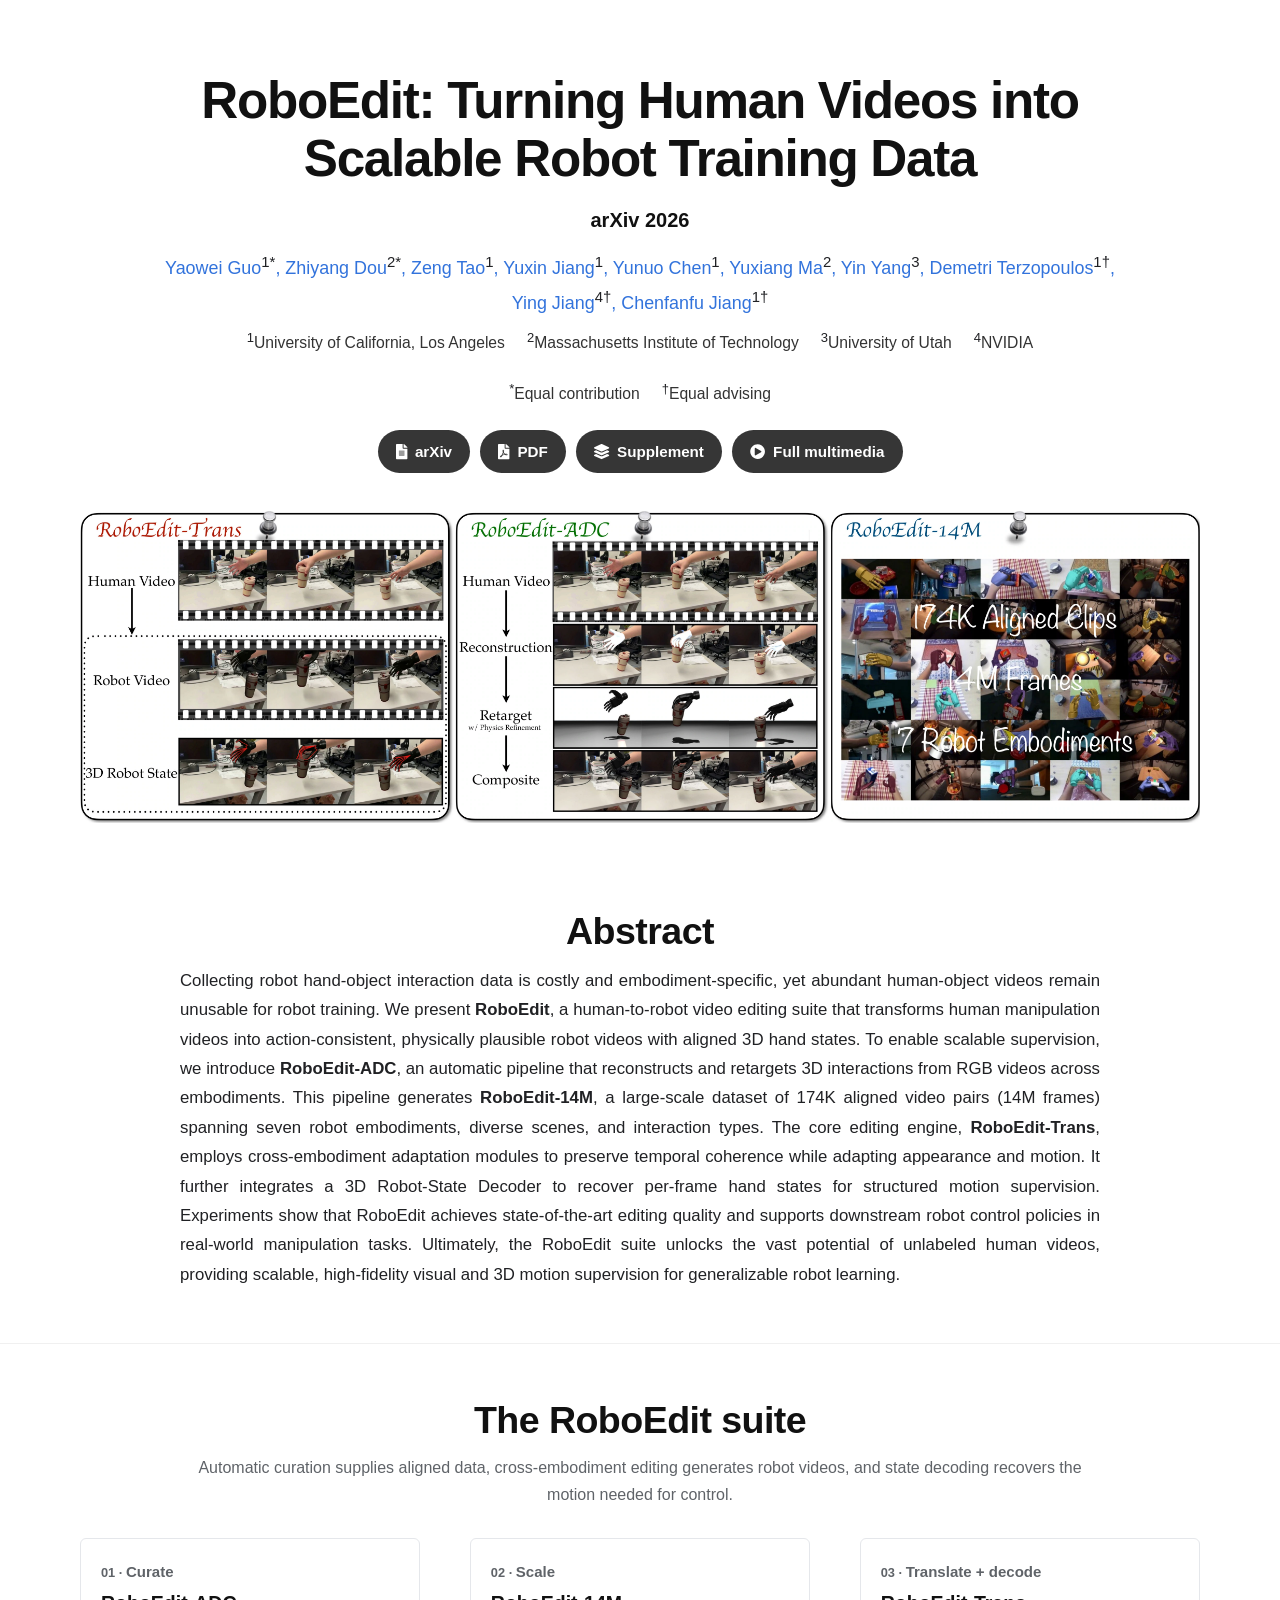
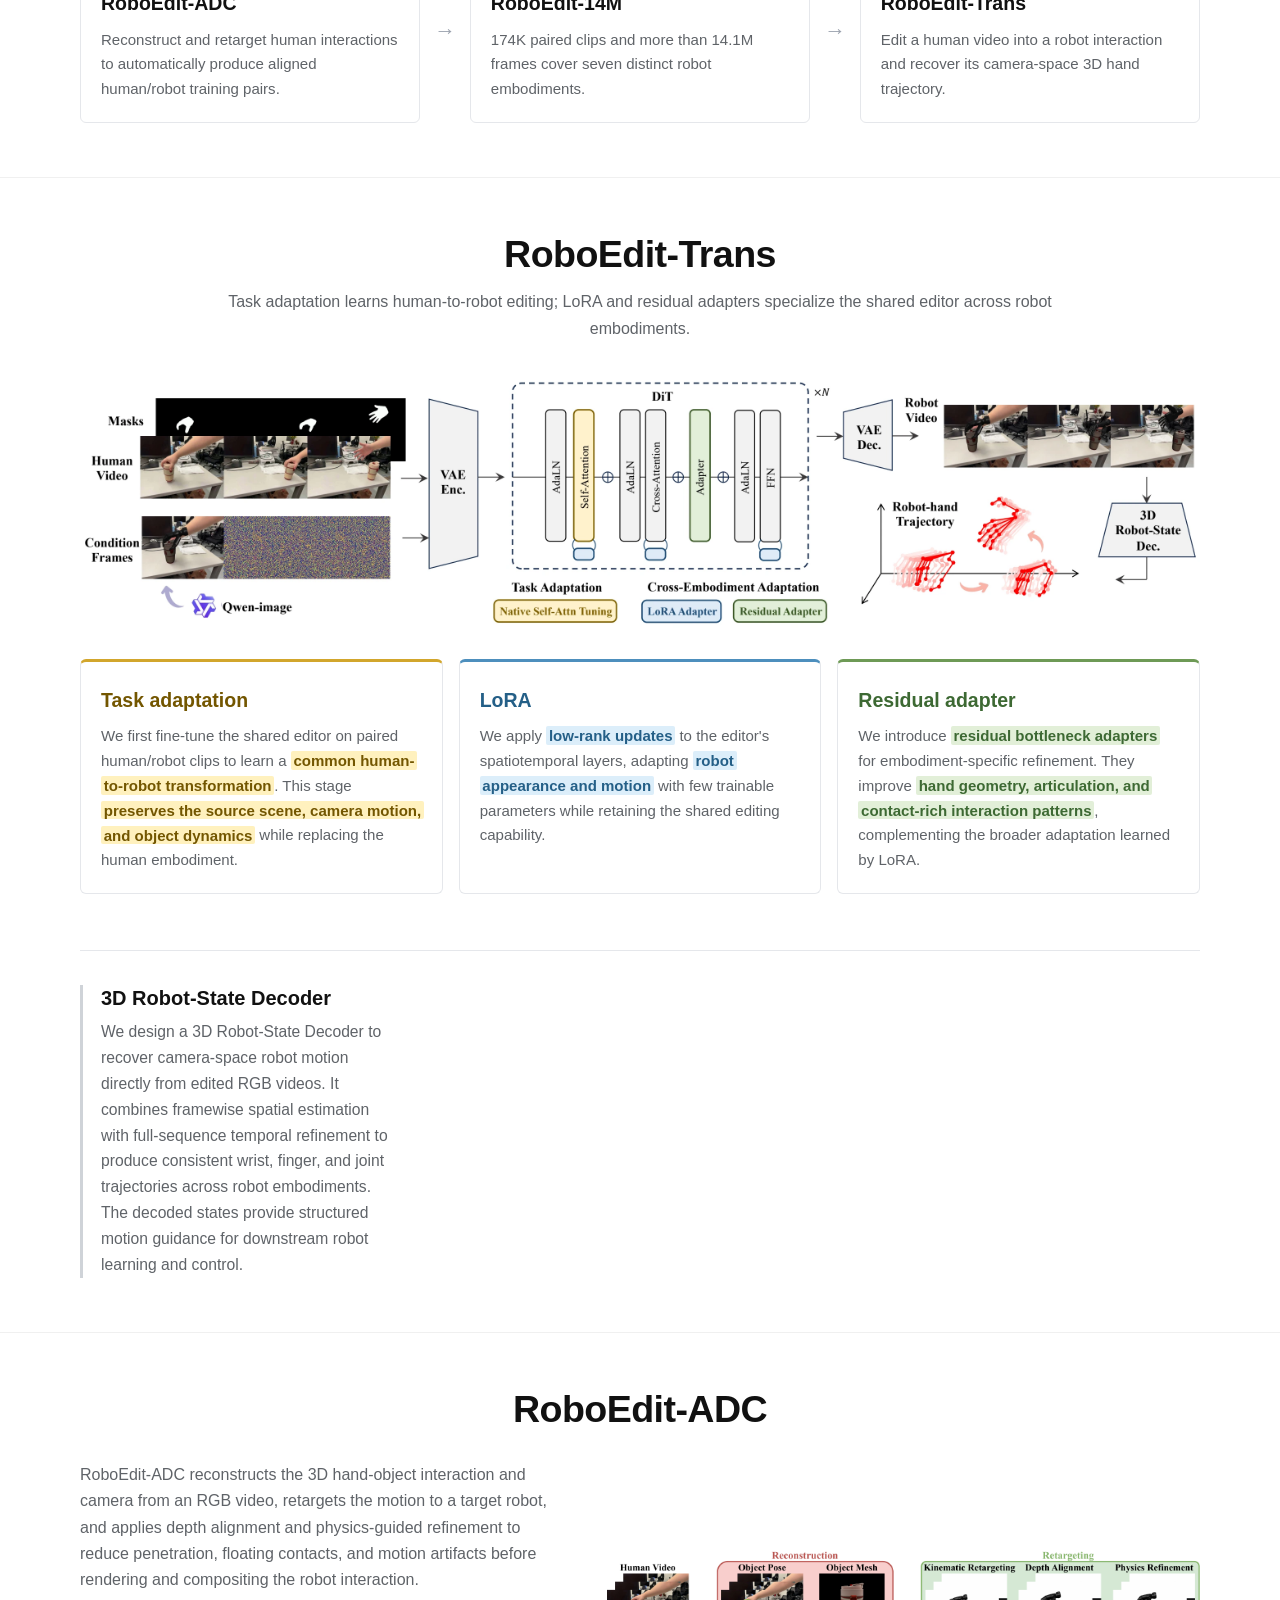
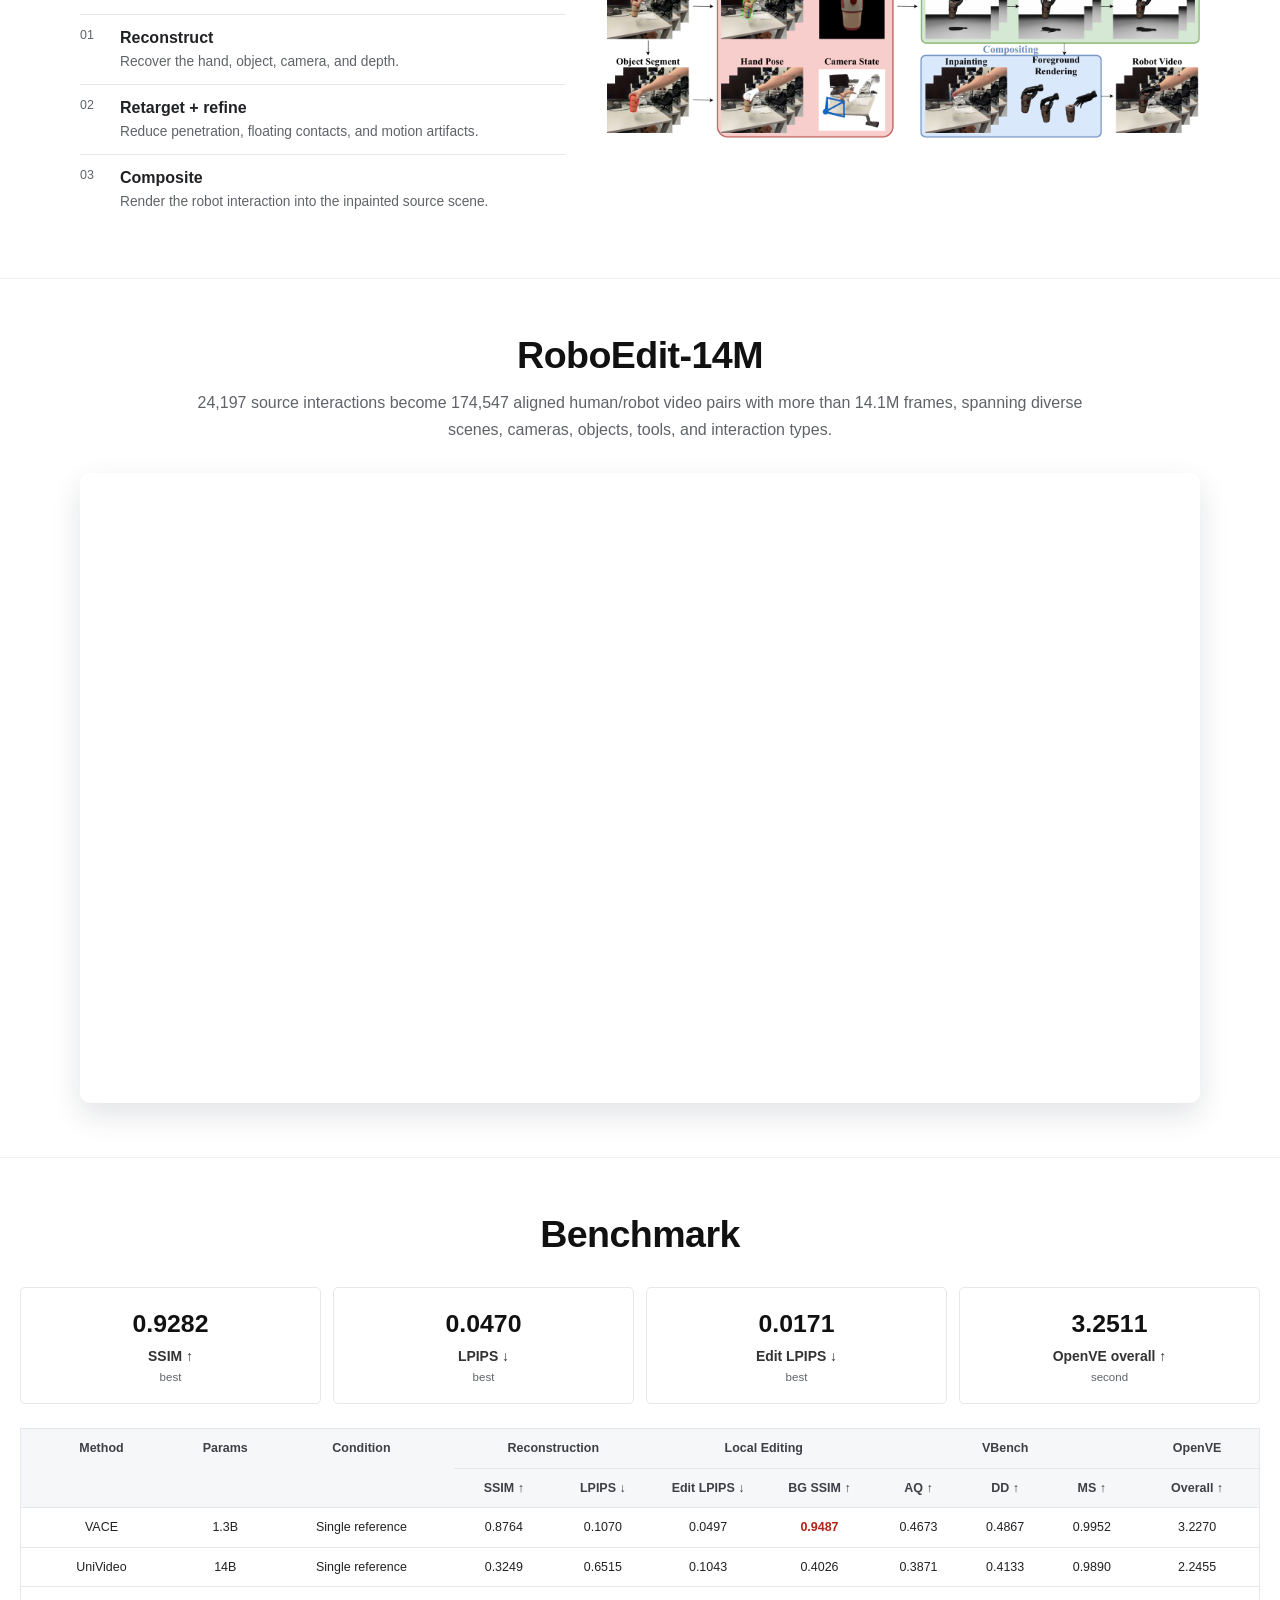
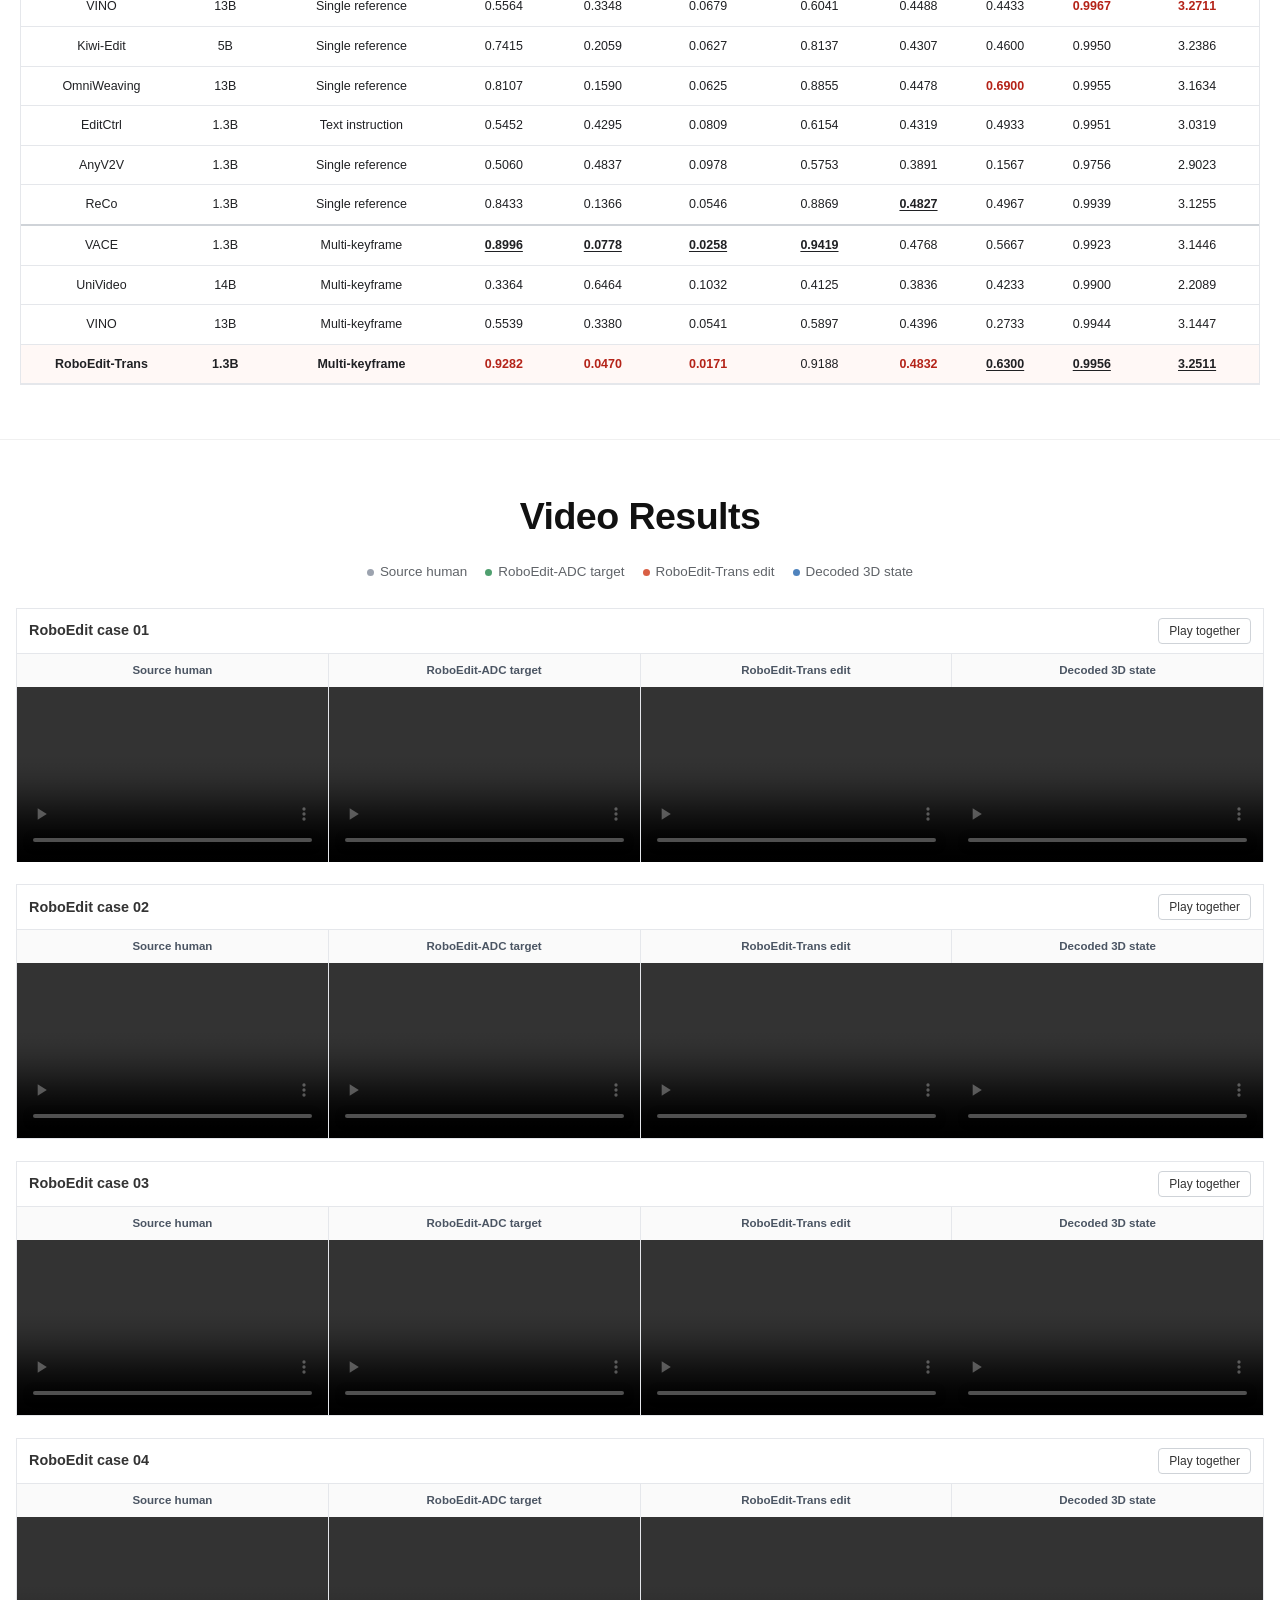
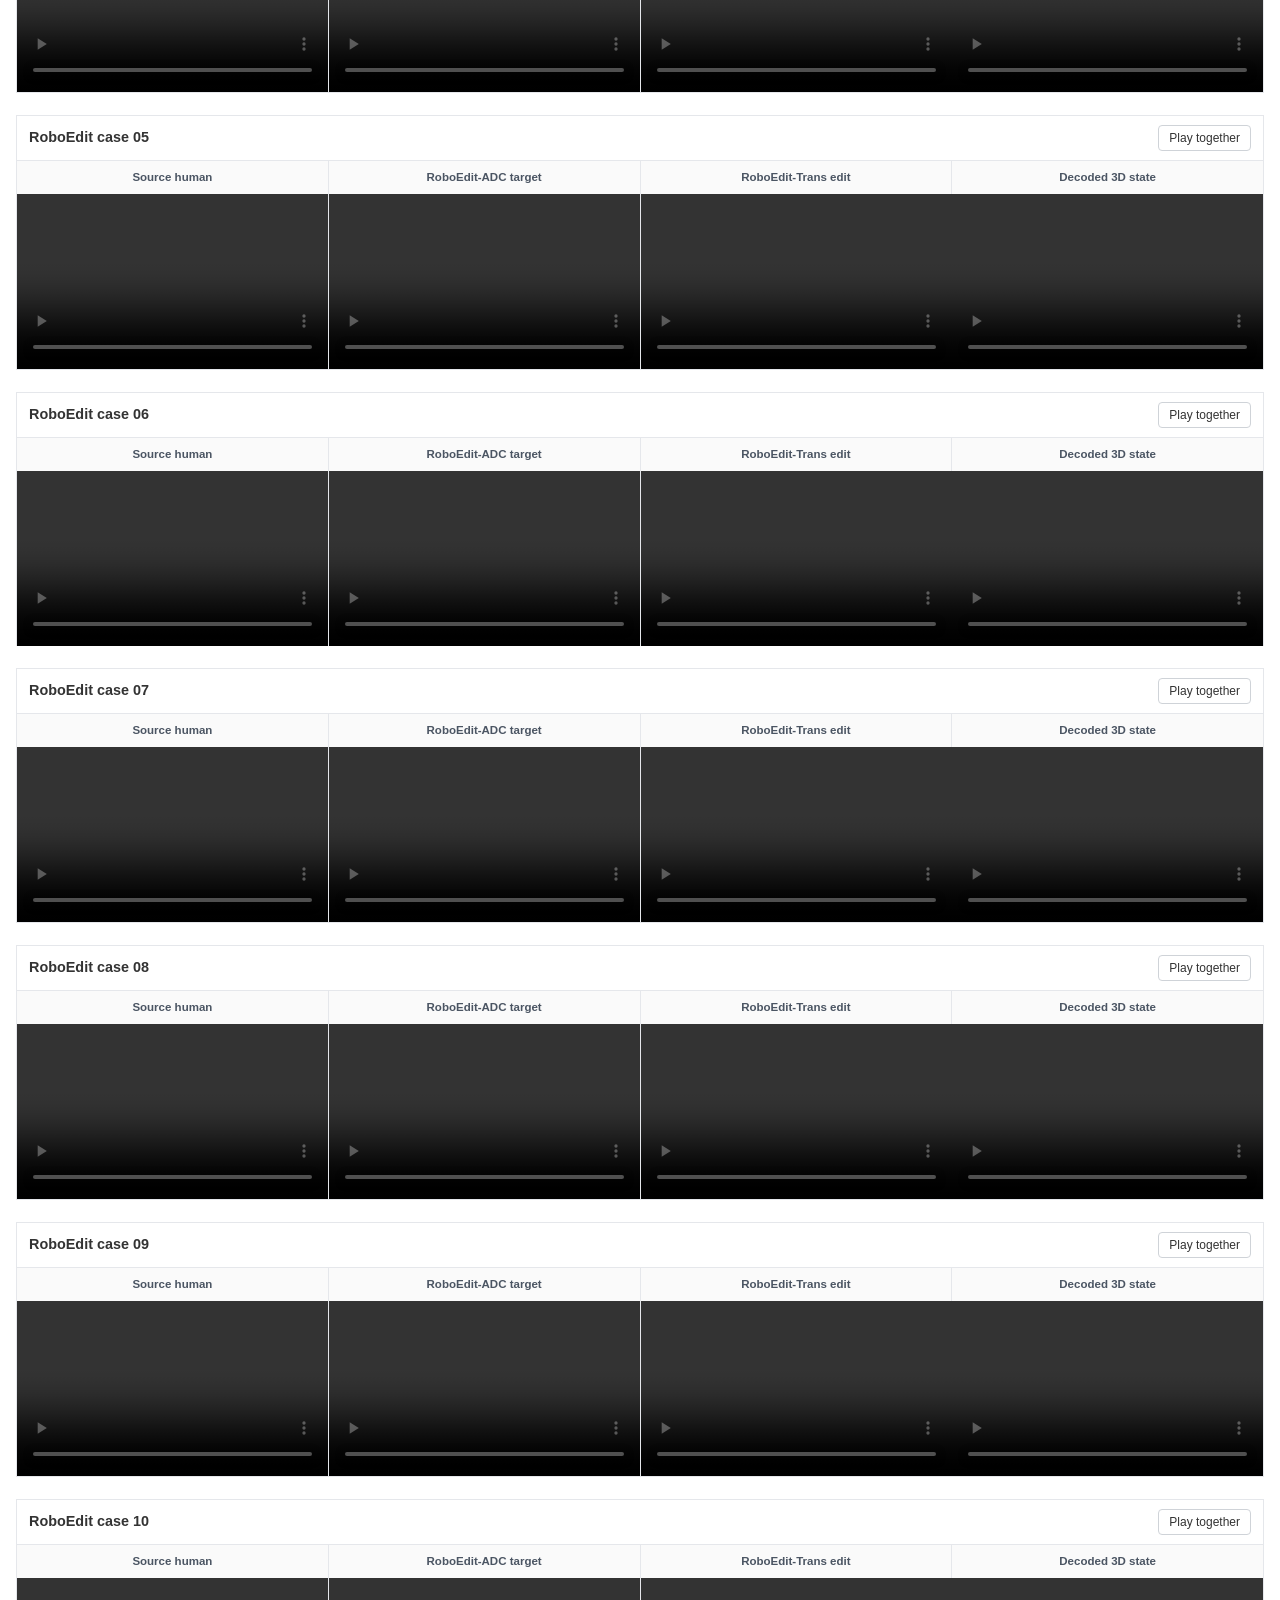
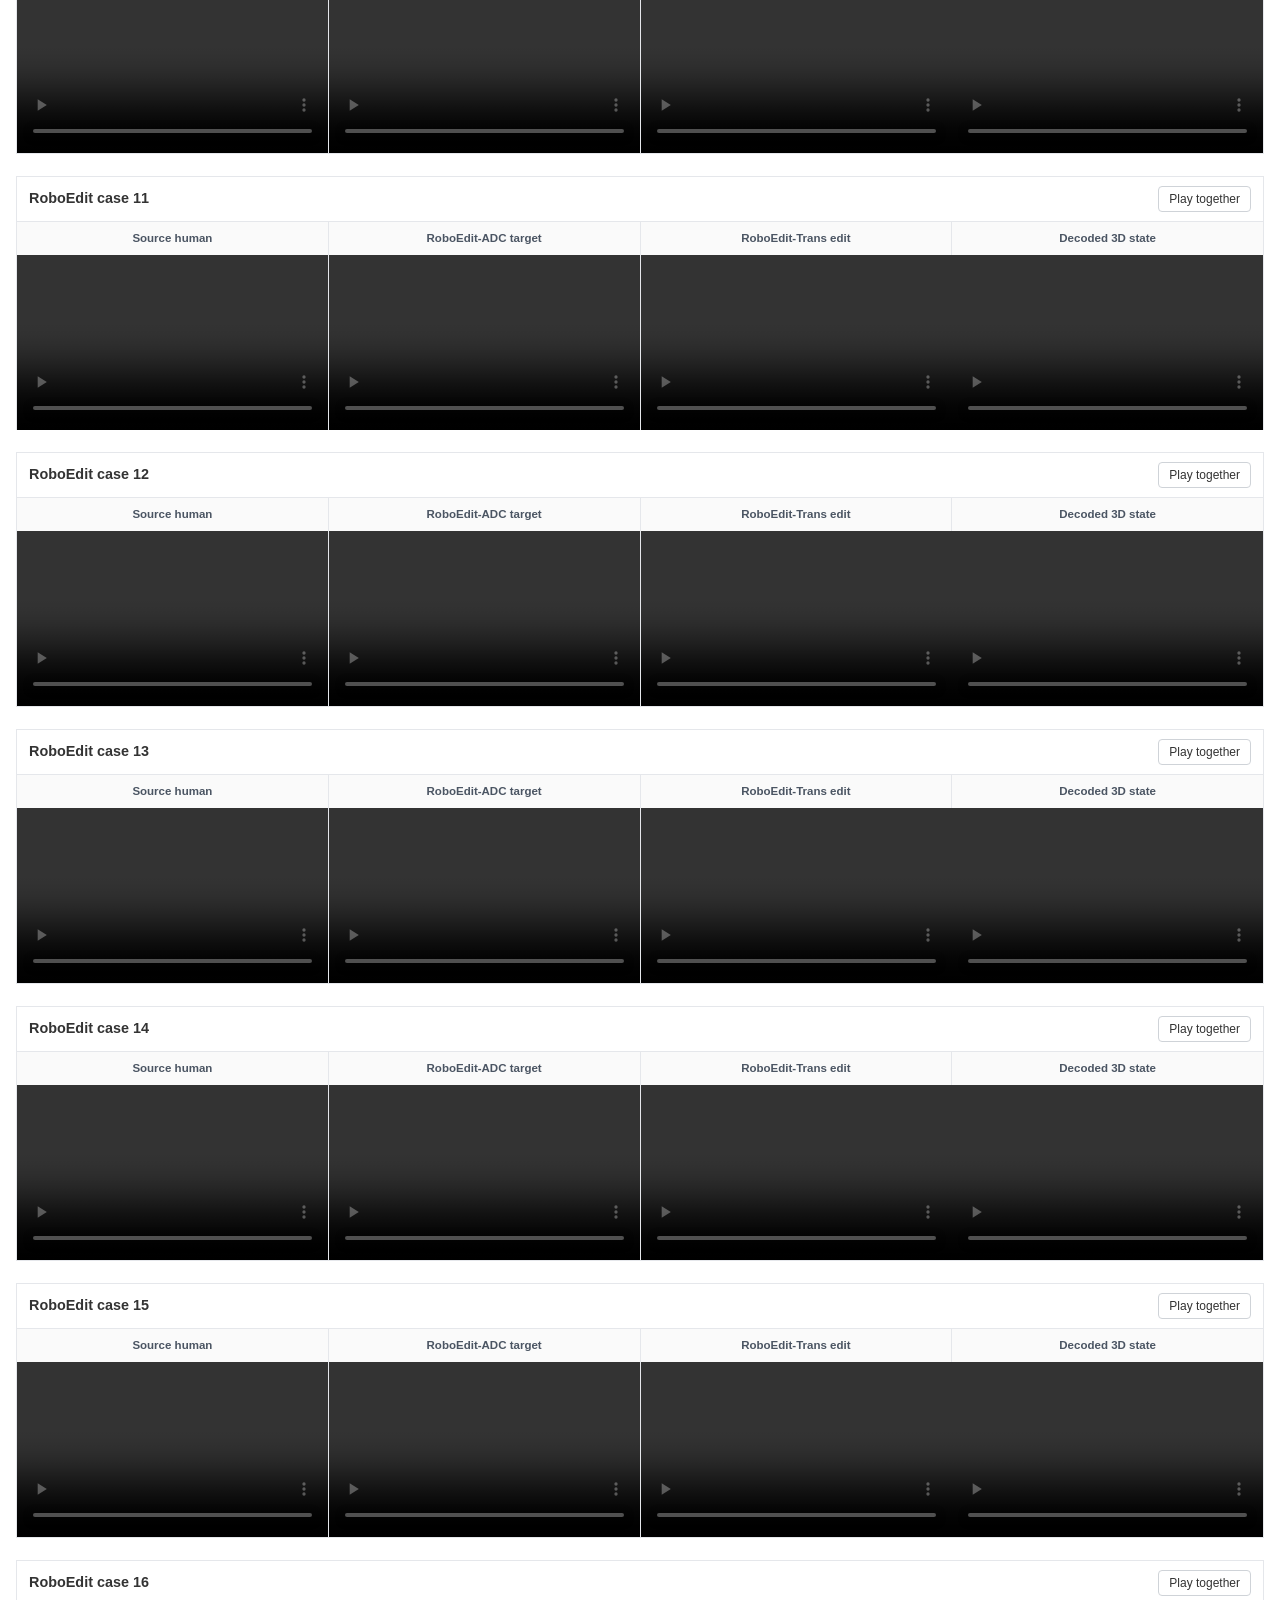
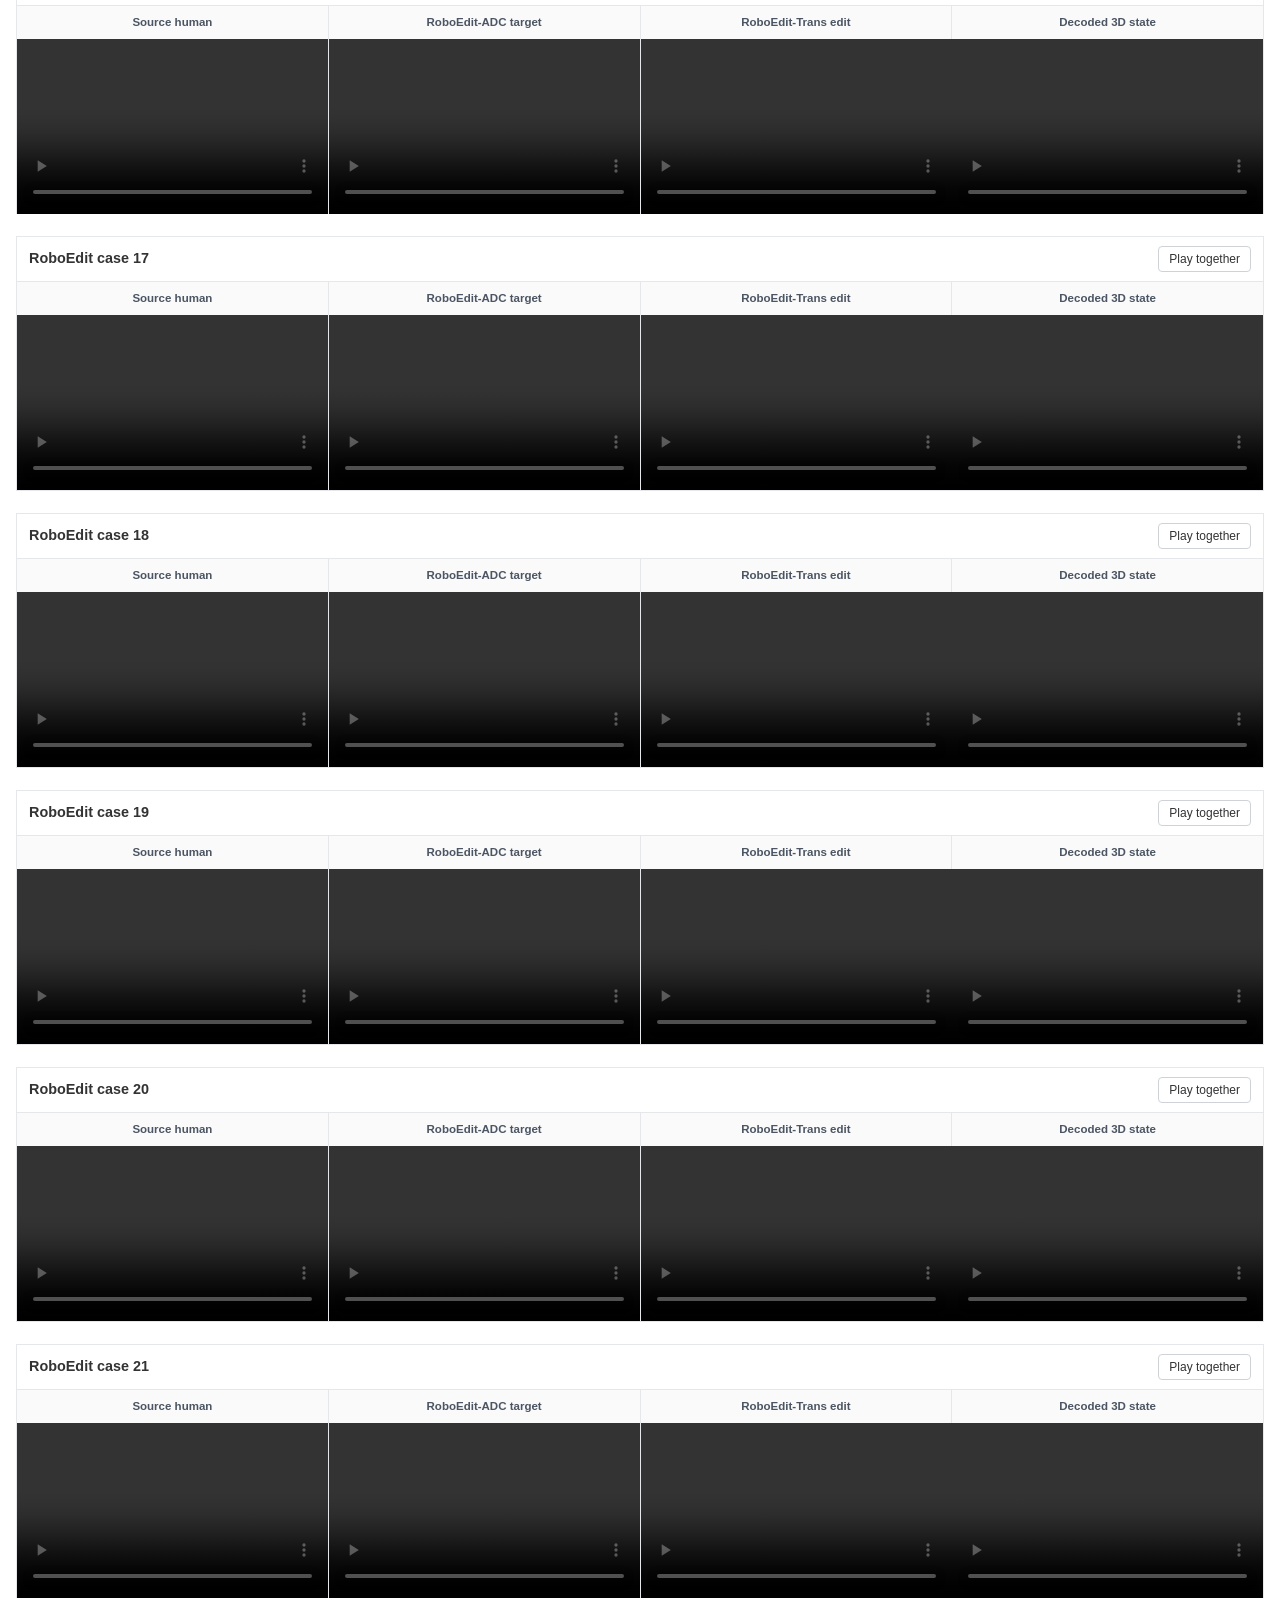
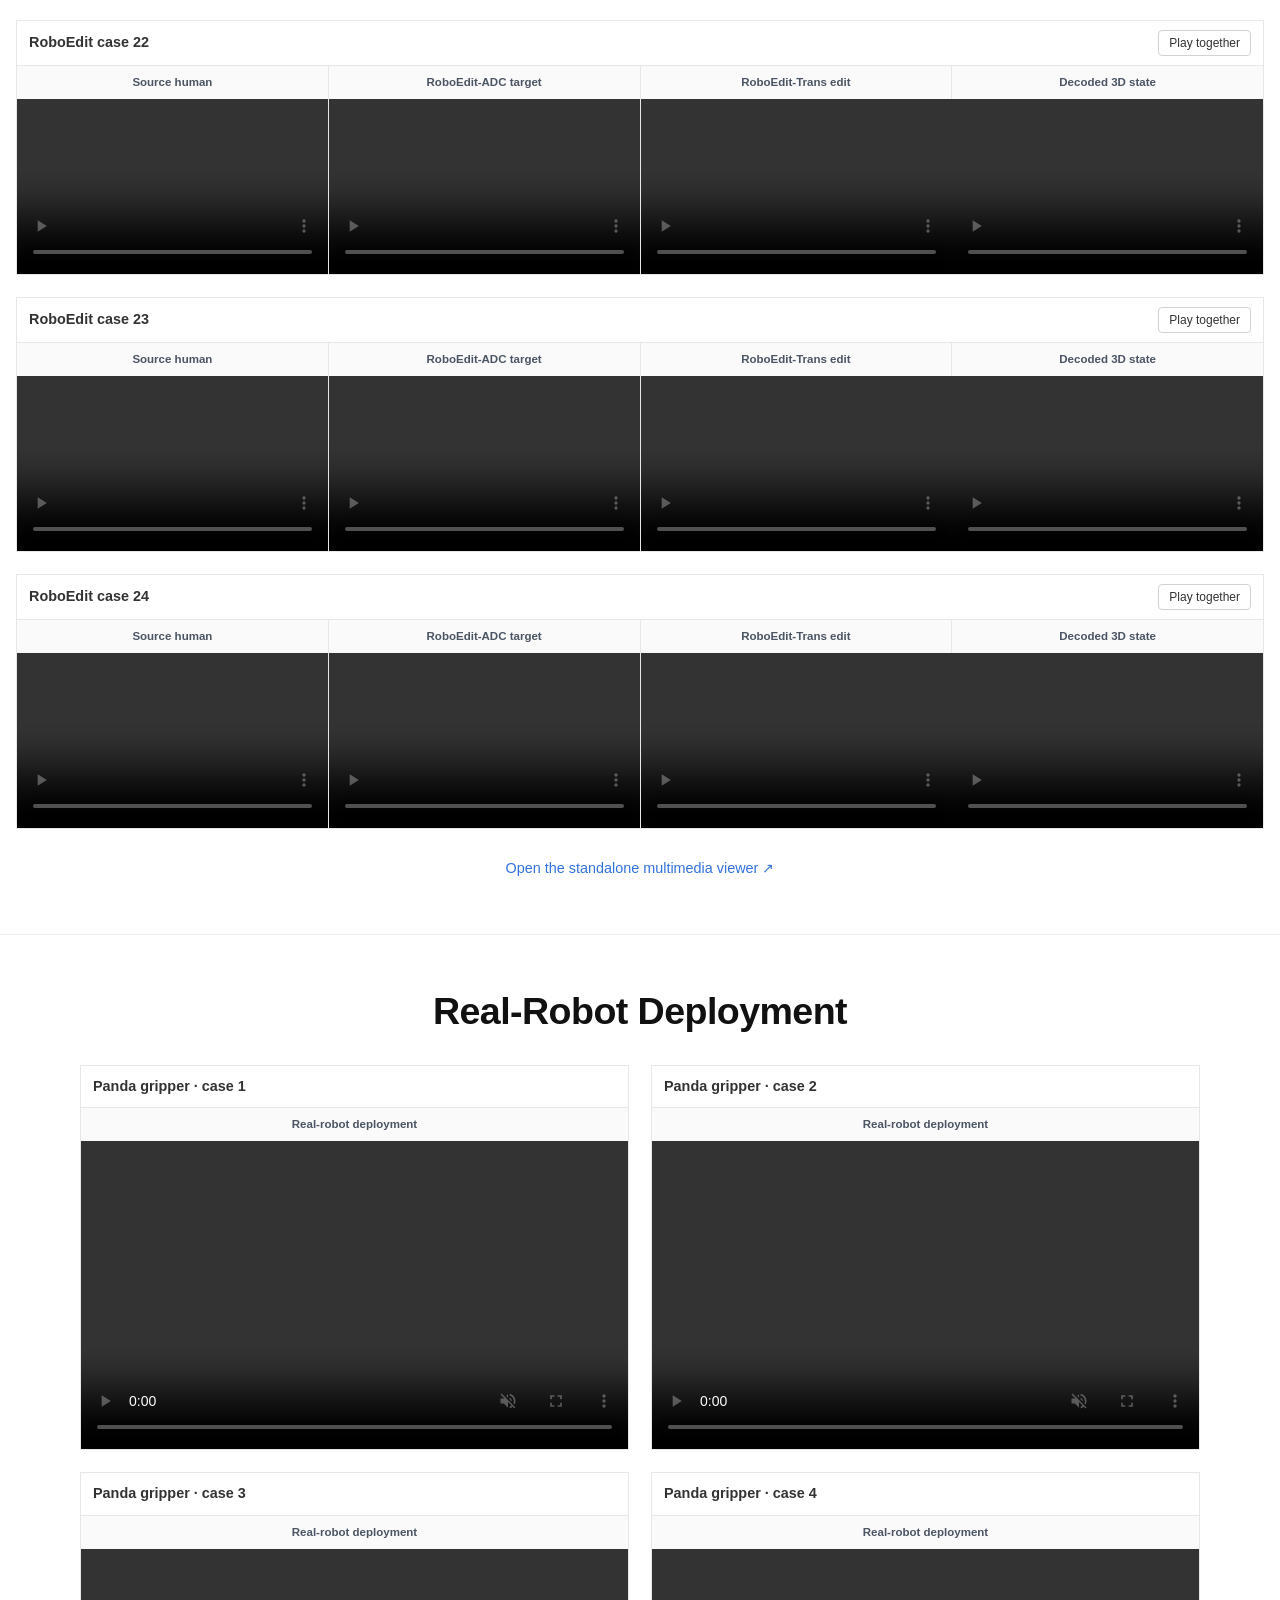
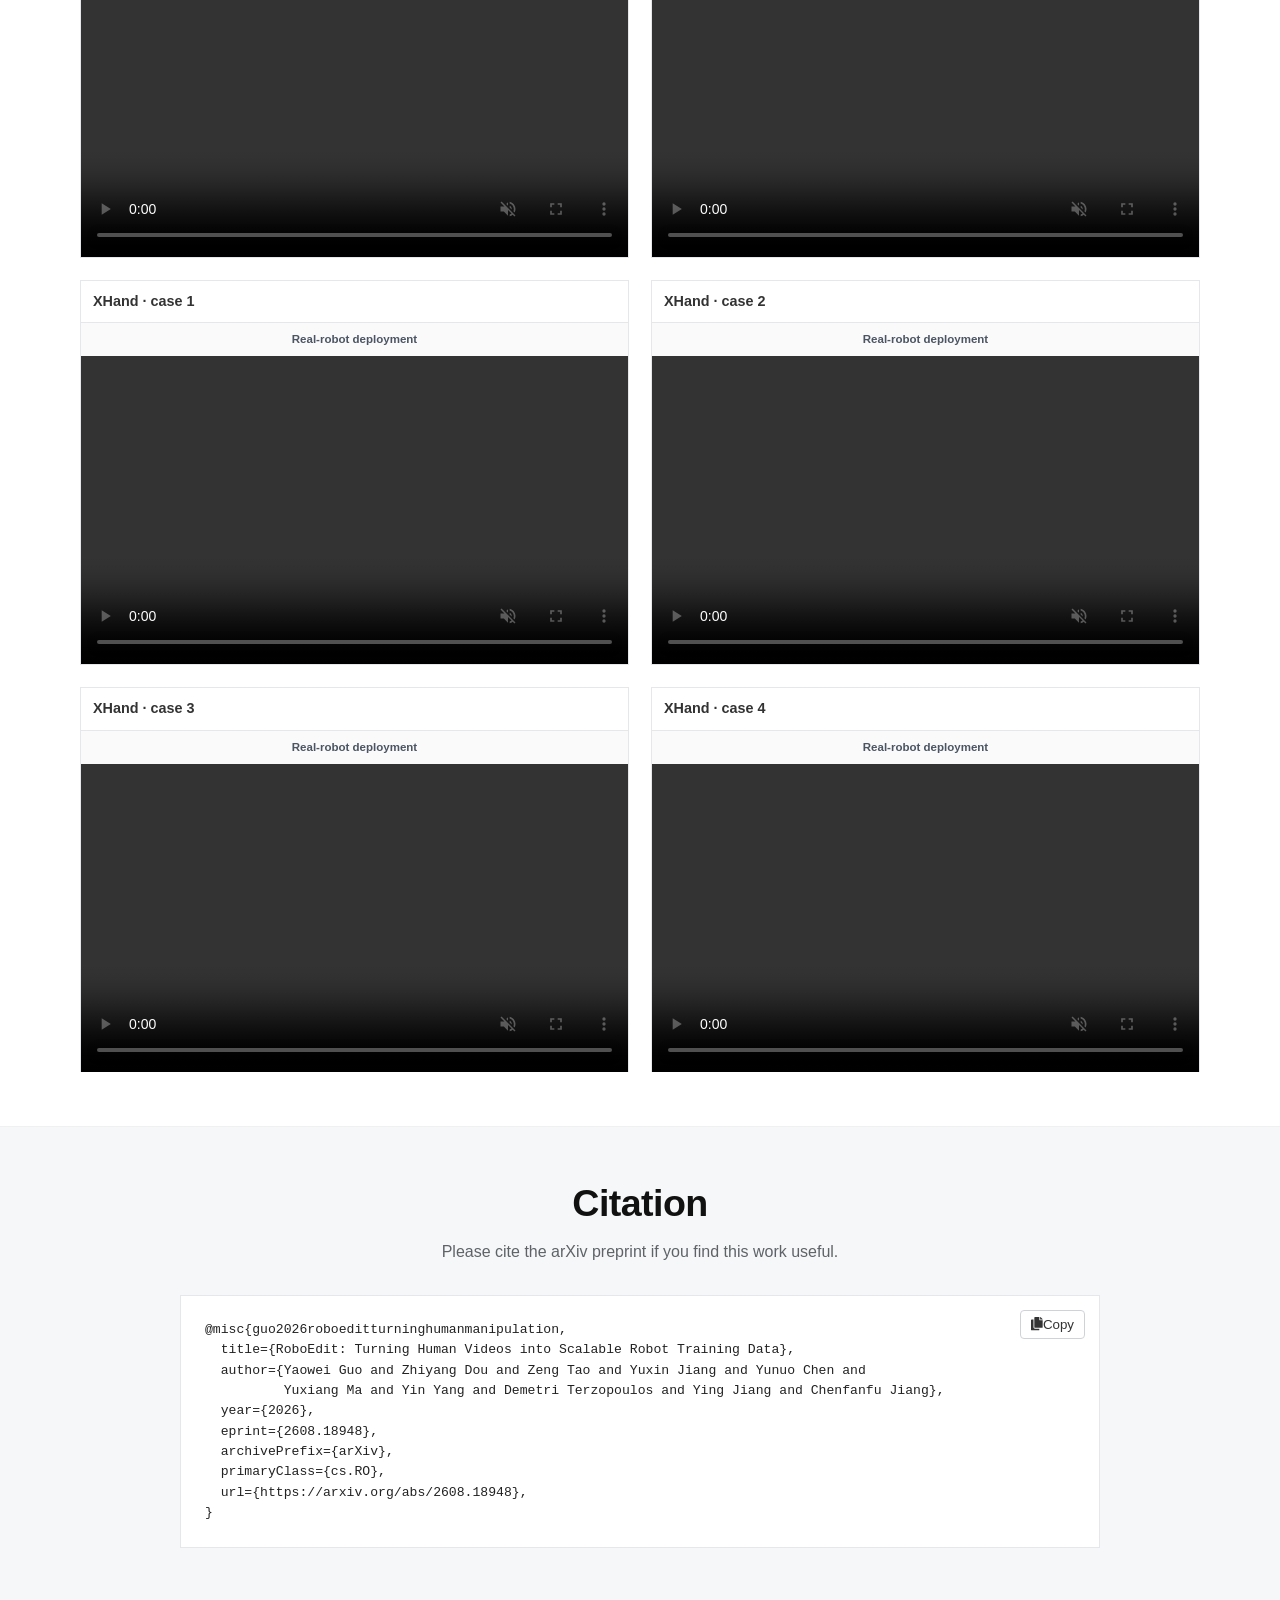
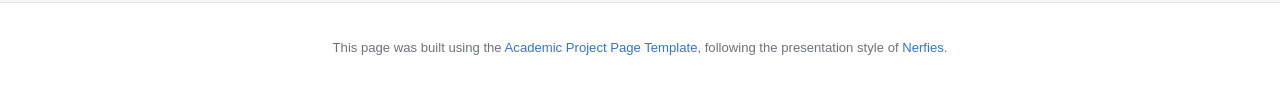
<file: index.html>
<!doctype html>
<html lang="en">
<head>
  <meta charset="utf-8">
  <meta name="viewport" content="width=device-width, initial-scale=1">
  <meta name="theme-color" content="#ffffff">
  <meta name="robots" content="index, follow">

  <title>RoboEdit: Turning Human Videos into Scalable Robot Training Data</title>
  <meta name="description" content="RoboEdit transforms human manipulation videos into target-robot videos and structured 3D robot-hand states, supported by the automatically curated RoboEdit-14M dataset.">
  <meta name="keywords" content="RoboEdit, human-to-robot video editing, robot learning, video generation, robot state decoder, RoboEdit-14M">
  <meta name="author" content="Yaowei Guo, Zhiyang Dou, Zeng Tao, Yuxin Jiang, Yunuo Chen, Yuxiang Ma, Yin Yang, Demetri Terzopoulos, Ying Jiang, Chenfanfu Jiang">

  <meta property="og:type" content="article">
  <meta property="og:title" content="RoboEdit: Turning Human Videos into Scalable Robot Training Data">
  <meta property="og:description" content="From abundant human videos to target-robot interaction videos, 3D hand states, and downstream control.">
  <meta property="og:image" content="static/images/teaser.webp">
  <meta name="twitter:card" content="summary_large_image">
  <meta name="twitter:title" content="RoboEdit: Turning Human Videos into Scalable Robot Training Data">
  <meta name="twitter:description" content="Turning human videos into scalable robot training data.">
  <meta name="twitter:image" content="static/images/teaser.webp">

  <meta name="citation_title" content="RoboEdit: Turning Human Videos into Scalable Robot Training Data">
  <meta name="citation_author" content="Yaowei Guo">
  <meta name="citation_author" content="Zhiyang Dou">
  <meta name="citation_author" content="Zeng Tao">
  <meta name="citation_author" content="Yuxin Jiang">
  <meta name="citation_author" content="Yunuo Chen">
  <meta name="citation_author" content="Yuxiang Ma">
  <meta name="citation_author" content="Yin Yang">
  <meta name="citation_author" content="Demetri Terzopoulos">
  <meta name="citation_author" content="Ying Jiang">
  <meta name="citation_author" content="Chenfanfu Jiang">
  <meta name="citation_publication_date" content="2026/08/19">
  <meta name="citation_arxiv_id" content="2608.18948">
  <meta name="citation_pdf_url" content="https://arxiv.org/pdf/2608.18948">

  <link rel="icon" href="static/images/ucla-favicon.svg" type="image/svg+xml">
  <link rel="apple-touch-icon" href="static/images/ucla-favicon.svg">
  <link rel="stylesheet" href="static/css/bulma.min.css">
  <link rel="stylesheet" href="static/css/academic.css?v=20260927-2">

  <script type="application/ld+json">
  {
    "@context": "https://schema.org",
    "@type": "ScholarlyArticle",
    "headline": "RoboEdit: Turning Human Videos into Scalable Robot Training Data",
    "author": [
      {"@type":"Person","name":"Yaowei Guo"},
      {"@type":"Person","name":"Zhiyang Dou"},
      {"@type":"Person","name":"Zeng Tao"},
      {"@type":"Person","name":"Yuxin Jiang"},
      {"@type":"Person","name":"Yunuo Chen"},
      {"@type":"Person","name":"Yuxiang Ma"},
      {"@type":"Person","name":"Yin Yang"},
      {"@type":"Person","name":"Demetri Terzopoulos"},
      {"@type":"Person","name":"Ying Jiang"},
      {"@type":"Person","name":"Chenfanfu Jiang"}
    ],
    "datePublished": "2026-08-19",
    "publisher": {"@type":"Organization","name":"arXiv"},
    "url": "https://arxiv.org/abs/2608.18948",
    "image": "static/images/teaser.webp",
    "keywords": ["human-to-robot video editing", "robot learning", "3D robot state", "paired data curation"],
    "isAccessibleForFree": true
  }
  </script>
</head>

<body>
  <a class="skip-link" href="#main-content">Skip to content</a>

  <main id="main-content">
    <header class="hero-section" id="top">
      <div class="page-shell hero-shell">
        <h1 class="publication-title">RoboEdit: Turning Human Videos into Scalable Robot Training Data</h1>
        <p class="publication-venue">arXiv 2026</p>
        <p class="publication-authors">
          <span>Yaowei Guo<sup>1*</sup></span>,
          <span>Zhiyang Dou<sup>2*</sup></span>,
          <span>Zeng Tao<sup>1</sup></span>,
          <span>Yuxin Jiang<sup>1</sup></span>,
          <span>Yunuo Chen<sup>1</sup></span>,
          <span>Yuxiang Ma<sup>2</sup></span>,
          <span>Yin Yang<sup>3</sup></span>,
          <span>Demetri Terzopoulos<sup>1†</sup></span>,
          <span>Ying Jiang<sup>4†</sup></span>,
          <span>Chenfanfu Jiang<sup>1†</sup></span>
        </p>
        <p class="publication-affiliations">
          <span><sup>1</sup>University of California, Los Angeles</span>
          <span><sup>2</sup>Massachusetts Institute of Technology</span>
          <span><sup>3</sup>University of Utah</span>
          <span><sup>4</sup>NVIDIA</span>
        </p>
        <p class="publication-affiliations">
          <span><sup>*</sup>Equal contribution</span>
          <span><sup>†</sup>Equal advising</span>
        </p>

        <div class="publication-links" aria-label="Project links">
          <a class="project-button" href="https://arxiv.org/abs/2608.18948" target="_blank" rel="noopener">
            <i class="fas fa-file-alt" aria-hidden="true"></i><span>arXiv</span>
          </a>
          <a class="project-button" href="https://arxiv.org/pdf/2608.18948" target="_blank" rel="noopener">
            <i class="fas fa-file-pdf" aria-hidden="true"></i><span>PDF</span>
          </a>
          <a class="project-button" href="static/pdfs/roboedit_supplementary.pdf" target="_blank" rel="noopener">
            <i class="fas fa-layer-group" aria-hidden="true"></i><span>Supplement</span>
          </a>
          <a class="project-button" href="static/videos/original_multimedia_viewer.html" target="_blank" rel="noopener">
            <i class="fas fa-play-circle" aria-hidden="true"></i><span>Full multimedia</span>
          </a>
        </div>

        <figure class="hero-figure reveal">
          <img src="static/images/teaser.webp" alt="RoboEdit overview showing RoboEdit-Trans, RoboEdit-ADC, and the RoboEdit-14M dataset" width="4320" height="1204">
        </figure>
      </div>
    </header>

    <section class="section-block abstract-section" id="overview">
      <div class="page-shell narrow-shell reveal">
        <h2>Abstract</h2>
        <p class="abstract-copy">
          Collecting robot hand-object interaction data is costly and embodiment-specific, yet abundant human-object videos remain unusable for robot training. We present <strong>RoboEdit</strong>, a human-to-robot video editing suite that transforms human manipulation videos into action-consistent, physically plausible robot videos with aligned 3D hand states. To enable scalable supervision, we introduce <strong>RoboEdit-ADC</strong>, an automatic pipeline that reconstructs and retargets 3D interactions from RGB videos across embodiments. This pipeline generates <strong>RoboEdit-14M</strong>, a large-scale dataset of 174K aligned video pairs (14M frames) spanning seven robot embodiments, diverse scenes, and interaction types. The core editing engine, <strong>RoboEdit-Trans</strong>, employs cross-embodiment adaptation modules to preserve temporal coherence while adapting appearance and motion. It further integrates a 3D Robot-State Decoder to recover per-frame hand states for structured motion supervision. Experiments show that RoboEdit achieves state-of-the-art editing quality and supports downstream robot control policies in real-world manipulation tasks. Ultimately, the RoboEdit suite unlocks the vast potential of unlabeled human videos, providing scalable, high-fidelity visual and 3D motion supervision for generalizable robot learning.
        </p>
      </div>
    </section>

    <section class="section-block suite-section" id="suite">
      <div class="page-shell">
        <div class="section-heading reveal">
          <h2>The RoboEdit suite</h2>
          <p>Automatic curation supplies aligned data, cross-embodiment editing generates robot videos, and state decoding recovers the motion needed for control.</p>
        </div>

        <div class="suite-flow reveal" aria-label="RoboEdit system flow">
          <article>
            <span class="flow-index">01</span><p class="flow-kicker">Curate</p>
            <h3>RoboEdit-ADC</h3>
            <p>Reconstruct and retarget human interactions to automatically produce aligned human/robot training pairs.</p>
          </article>
          <div class="flow-arrow" aria-hidden="true">→</div>
          <article>
            <span class="flow-index">02</span><p class="flow-kicker">Scale</p>
            <h3>RoboEdit-14M</h3>
            <p>174K paired clips and more than 14.1M frames cover seven distinct robot embodiments.</p>
          </article>
          <div class="flow-arrow" aria-hidden="true">→</div>
          <article>
            <span class="flow-index">03</span><p class="flow-kicker">Translate + decode</p>
            <h3>RoboEdit-Trans</h3>
            <p>Edit a human video into a robot interaction and recover its camera-space 3D hand trajectory.</p>
          </article>
        </div>
      </div>
    </section>

    <section class="section-block method-section" id="method">
      <div class="page-shell">
        <div class="section-heading reveal">
          <h2>RoboEdit-Trans</h2>
          <p>Task adaptation learns human-to-robot editing; LoRA and residual adapters specialize the shared editor across robot embodiments.</p>
        </div>

        <figure class="paper-figure wide-figure reveal">
          <img src="static/images/roboedit_trans.webp" alt="RoboEdit-Trans architecture with cross-embodiment adaptation and 3D robot-state decoding" width="2734" height="642" loading="lazy">
        </figure>

        <div class="adaptation-grid reveal">
          <article><h3>Task adaptation</h3><p>We first fine-tune the shared editor on paired human/robot clips to learn a <span class="module-highlight">common human-to-robot transformation</span>. This stage <span class="module-highlight">preserves the source scene, camera motion, and object dynamics</span> while replacing the human embodiment.</p></article>
          <article><h3>LoRA</h3><p>We apply <span class="module-highlight">low-rank updates</span> to the editor's spatiotemporal layers, adapting <span class="module-highlight">robot appearance and motion</span> with few trainable parameters while retaining the shared editing capability.</p></article>
          <article><h3>Residual adapter</h3><p>We introduce <span class="module-highlight">residual bottleneck adapters</span> for embodiment-specific refinement. They improve <span class="module-highlight">hand geometry, articulation, and contact-rich interaction patterns</span>, complementing the broader adaptation learned by LoRA.</p></article>
        </div>

        <div class="decoder-result reveal" id="decoder">
          <div class="decoder-result-copy">
            <h3>3D Robot-State Decoder</h3>
            <p>We design a 3D Robot-State Decoder to recover camera-space robot motion directly from edited RGB videos. It combines framewise spatial estimation with full-sequence temporal refinement to produce consistent wrist, finger, and joint trajectories across robot embodiments. The decoded states provide structured motion guidance for downstream robot learning and control.</p>
          </div>
          <figure class="paper-figure decoder-video-figure" aria-label="Six decoded 3D robot-state video examples">
            <video class="feature-video decoder-composite-video" muted loop autoplay playsinline preload="metadata" aria-label="A seamless two-by-three video wall of decoded 3D robot states" src="static/videos/decoder-wall.mp4"></video>
          </figure>
        </div>
      </div>
    </section>

    <section class="section-block adc-section" id="adc">
      <div class="page-shell">
        <div class="section-heading reveal">
          <h2>RoboEdit-ADC</h2>
        </div>
        <div class="adc-content">
          <div class="method-copy reveal">
            <p>RoboEdit-ADC reconstructs the 3D hand-object interaction and camera from an RGB video, retargets the motion to a target robot, and applies depth alignment and physics-guided refinement to reduce penetration, floating contacts, and motion artifacts before rendering and compositing the robot interaction.</p>
            <ol class="method-list">
              <li><span>01</span><div><strong>Reconstruct</strong><small>Recover the hand, object, camera, and depth.</small></div></li>
              <li><span>02</span><div><strong>Retarget + refine</strong><small>Reduce penetration, floating contacts, and motion artifacts.</small></div></li>
              <li><span>03</span><div><strong>Composite</strong><small>Render the robot interaction into the inpainted source scene.</small></div></li>
            </ol>
          </div>
          <figure class="paper-figure adc-figure reveal">
            <a href="static/images/roboedit_adc_iclr.webp" target="_blank" rel="noopener" aria-label="Open the RoboEdit-ADC pipeline figure at full resolution">
              <img src="static/images/roboedit_adc_iclr.webp" alt="RoboEdit-ADC pipeline: reconstruct the human interaction, retarget with depth alignment and physics refinement, then render and composite the robot video" width="3200" height="1020" loading="lazy">
            </a>
          </figure>
        </div>
      </div>
    </section>

    <section class="section-block dataset-section" id="dataset">
      <div class="page-shell">
        <div class="section-heading reveal">
          <h2>RoboEdit-14M</h2>
          <p>24,197 source interactions become 174,547 aligned human/robot video pairs with more than 14.1M frames, spanning diverse scenes, cameras, objects, tools, and interaction types.</p>
        </div>
        <div class="dataset-video-carousel reveal" aria-label="RoboEdit-14M robot interaction videos continuously expanding from a two-by-two view into an eight-by-eight video wall">
          <video class="feature-video dataset-composite-video" muted loop autoplay playsinline preload="metadata" aria-label="RoboEdit-14M continuous two-by-two to eight-by-eight robot interaction video wall" src="static/videos/roboedit-14m-wall.mp4"></video>
        </div>
      </div>
    </section>

    <section class="section-block results-section" id="results">
      <div class="page-shell">
        <div class="section-heading reveal">
          <h2>Benchmark</h2>
        </div>
        <div class="metric-grid reveal">
          <article><strong>0.9282</strong><span>SSIM ↑</span><small>best</small></article>
          <article><strong>0.0470</strong><span>LPIPS ↓</span><small>best</small></article>
          <article><strong>0.0171</strong><span>Edit LPIPS ↓</span><small>best</small></article>
          <article><strong>3.2511</strong><span>OpenVE overall ↑</span><small>second</small></article>
        </div>

        <div class="results-table-wrap reveal" role="region" aria-label="Quantitative comparison on the RoboEdit-Trans benchmark" tabindex="0">
          <table class="results-table">
            <colgroup>
              <col style="width: 13%">
              <col style="width: 7%">
              <col style="width: 15%">
              <col style="width: 8%">
              <col style="width: 8%">
              <col style="width: 9%">
              <col style="width: 9%">
              <col style="width: 7%">
              <col style="width: 7%">
              <col style="width: 7%">
              <col style="width: 10%">
            </colgroup>
            <thead>
              <tr><th rowspan="2">Method</th><th rowspan="2">Params</th><th rowspan="2">Condition</th><th colspan="2">Reconstruction</th><th colspan="2">Local Editing</th><th colspan="3">VBench</th><th>OpenVE</th></tr>
              <tr><th>SSIM ↑</th><th>LPIPS ↓</th><th>Edit LPIPS ↓</th><th>BG SSIM ↑</th><th>AQ ↑</th><th>DD ↑</th><th>MS ↑</th><th>Overall ↑</th></tr>
            </thead>
            <tbody>
              <tr><td>VACE</td><td>1.3B</td><td>Single reference</td><td>0.8764</td><td>0.1070</td><td>0.0497</td><td class="best">0.9487</td><td>0.4673</td><td>0.4867</td><td>0.9952</td><td>3.2270</td></tr>
              <tr><td>UniVideo</td><td>14B</td><td>Single reference</td><td>0.3249</td><td>0.6515</td><td>0.1043</td><td>0.4026</td><td>0.3871</td><td>0.4133</td><td>0.9890</td><td>2.2455</td></tr>
              <tr><td>VINO</td><td>13B</td><td>Single reference</td><td>0.5564</td><td>0.3348</td><td>0.0679</td><td>0.6041</td><td>0.4488</td><td>0.4433</td><td class="best">0.9967</td><td class="best">3.2711</td></tr>
              <tr><td>Kiwi-Edit</td><td>5B</td><td>Single reference</td><td>0.7415</td><td>0.2059</td><td>0.0627</td><td>0.8137</td><td>0.4307</td><td>0.4600</td><td>0.9950</td><td>3.2386</td></tr>
              <tr><td>OmniWeaving</td><td>13B</td><td>Single reference</td><td>0.8107</td><td>0.1590</td><td>0.0625</td><td>0.8855</td><td>0.4478</td><td class="best">0.6900</td><td>0.9955</td><td>3.1634</td></tr>
              <tr><td>EditCtrl</td><td>1.3B</td><td>Text instruction</td><td>0.5452</td><td>0.4295</td><td>0.0809</td><td>0.6154</td><td>0.4319</td><td>0.4933</td><td>0.9951</td><td>3.0319</td></tr>
              <tr><td>AnyV2V</td><td>1.3B</td><td>Single reference</td><td>0.5060</td><td>0.4837</td><td>0.0978</td><td>0.5753</td><td>0.3891</td><td>0.1567</td><td>0.9756</td><td>2.9023</td></tr>
              <tr><td>ReCo</td><td>1.3B</td><td>Single reference</td><td>0.8433</td><td>0.1366</td><td>0.0546</td><td>0.8869</td><td class="second">0.4827</td><td>0.4967</td><td>0.9939</td><td>3.1255</td></tr>
              <tr class="section-break"><td>VACE</td><td>1.3B</td><td>Multi-keyframe</td><td class="second">0.8996</td><td class="second">0.0778</td><td class="second">0.0258</td><td class="second">0.9419</td><td>0.4768</td><td>0.5667</td><td>0.9923</td><td>3.1446</td></tr>
              <tr><td>UniVideo</td><td>14B</td><td>Multi-keyframe</td><td>0.3364</td><td>0.6464</td><td>0.1032</td><td>0.4125</td><td>0.3836</td><td>0.4233</td><td>0.9900</td><td>2.2089</td></tr>
              <tr><td>VINO</td><td>13B</td><td>Multi-keyframe</td><td>0.5539</td><td>0.3380</td><td>0.0541</td><td>0.5897</td><td>0.4396</td><td>0.2733</td><td>0.9944</td><td>3.1447</td></tr>
              <tr class="ours-row"><td>RoboEdit-Trans</td><td>1.3B</td><td>Multi-keyframe</td><td class="best">0.9282</td><td class="best">0.0470</td><td class="best">0.0171</td><td class="regular">0.9188</td><td class="best">0.4832</td><td class="second">0.6300</td><td class="second">0.9956</td><td class="second">3.2511</td></tr>
            </tbody>
          </table>
        </div>
      </div>
    </section>

    <section class="section-block gallery-section" id="gallery">
      <div class="page-shell gallery-shell">
        <div class="section-heading light-heading reveal">
          <h2>Video Results</h2>
        </div>

        <div class="gallery-legend reveal" aria-label="Video column legend">
          <span><i class="legend-dot human-dot"></i>Source human</span>
          <span><i class="legend-dot adc-dot"></i>RoboEdit-ADC target</span>
          <span><i class="legend-dot trans-dot"></i>RoboEdit-Trans edit</span>
          <span><i class="legend-dot state-dot"></i>Decoded 3D state</span>
        </div>

        <div class="media-cases" id="roboedit-cases" aria-live="polite"></div>

        <div class="gallery-actions">
          <a class="ghost-link" href="static/videos/original_multimedia_viewer.html" target="_blank" rel="noopener">Open the standalone multimedia viewer <span>↗</span></a>
        </div>
      </div>
    </section>

    <section class="section-block deployment-section" id="deployment">
      <div class="page-shell">
        <div class="section-heading reveal">
          <h2>Real-Robot Deployment</h2>
        </div>
        <div class="media-cases real-robot-cases" id="real-robot-cases"></div>
      </div>
    </section>

    <section class="section-block citation-section" id="citation">
      <div class="page-shell narrow-shell">
        <div class="section-heading reveal">
          <h2>Citation</h2>
          <p>Please cite the arXiv preprint if you find this work useful.</p>
        </div>
        <div class="citation-box reveal">
          <button class="copy-button" type="button" data-copy-target="bibtex-code" aria-label="Copy BibTeX citation">
            <i class="fas fa-copy" aria-hidden="true"></i><span>Copy</span>
          </button>
          <pre id="bibtex-code"><code>@misc{guo2026roboeditturninghumanmanipulation,
  title={RoboEdit: Turning Human Videos into Scalable Robot Training Data},
  author={Yaowei Guo and Zhiyang Dou and Zeng Tao and Yuxin Jiang and Yunuo Chen and
          Yuxiang Ma and Yin Yang and Demetri Terzopoulos and Ying Jiang and Chenfanfu Jiang},
  year={2026},
  eprint={2608.18948},
  archivePrefix={arXiv},
  primaryClass={cs.RO},
  url={https://arxiv.org/abs/2608.18948},
}</code></pre>
        </div>
      </div>
    </section>
  </main>

  <footer class="site-footer">
    <div class="page-shell footer-inner">
      <p>This page was built using the <a href="https://github.com/eliahuhorwitz/Academic-project-page-template" target="_blank" rel="noopener">Academic Project Page Template</a>, following the presentation style of <a href="https://nerfies.github.io/" target="_blank" rel="noopener">Nerfies</a>.</p>
    </div>
  </footer>

  <div class="copy-toast" role="status" aria-live="polite">BibTeX copied</div>

  <script defer src="static/js/fontawesome.all.min.js"></script>
  <script defer src="static/js/index.js?v=20260927-1"></script>
</body>
</html>
</file>
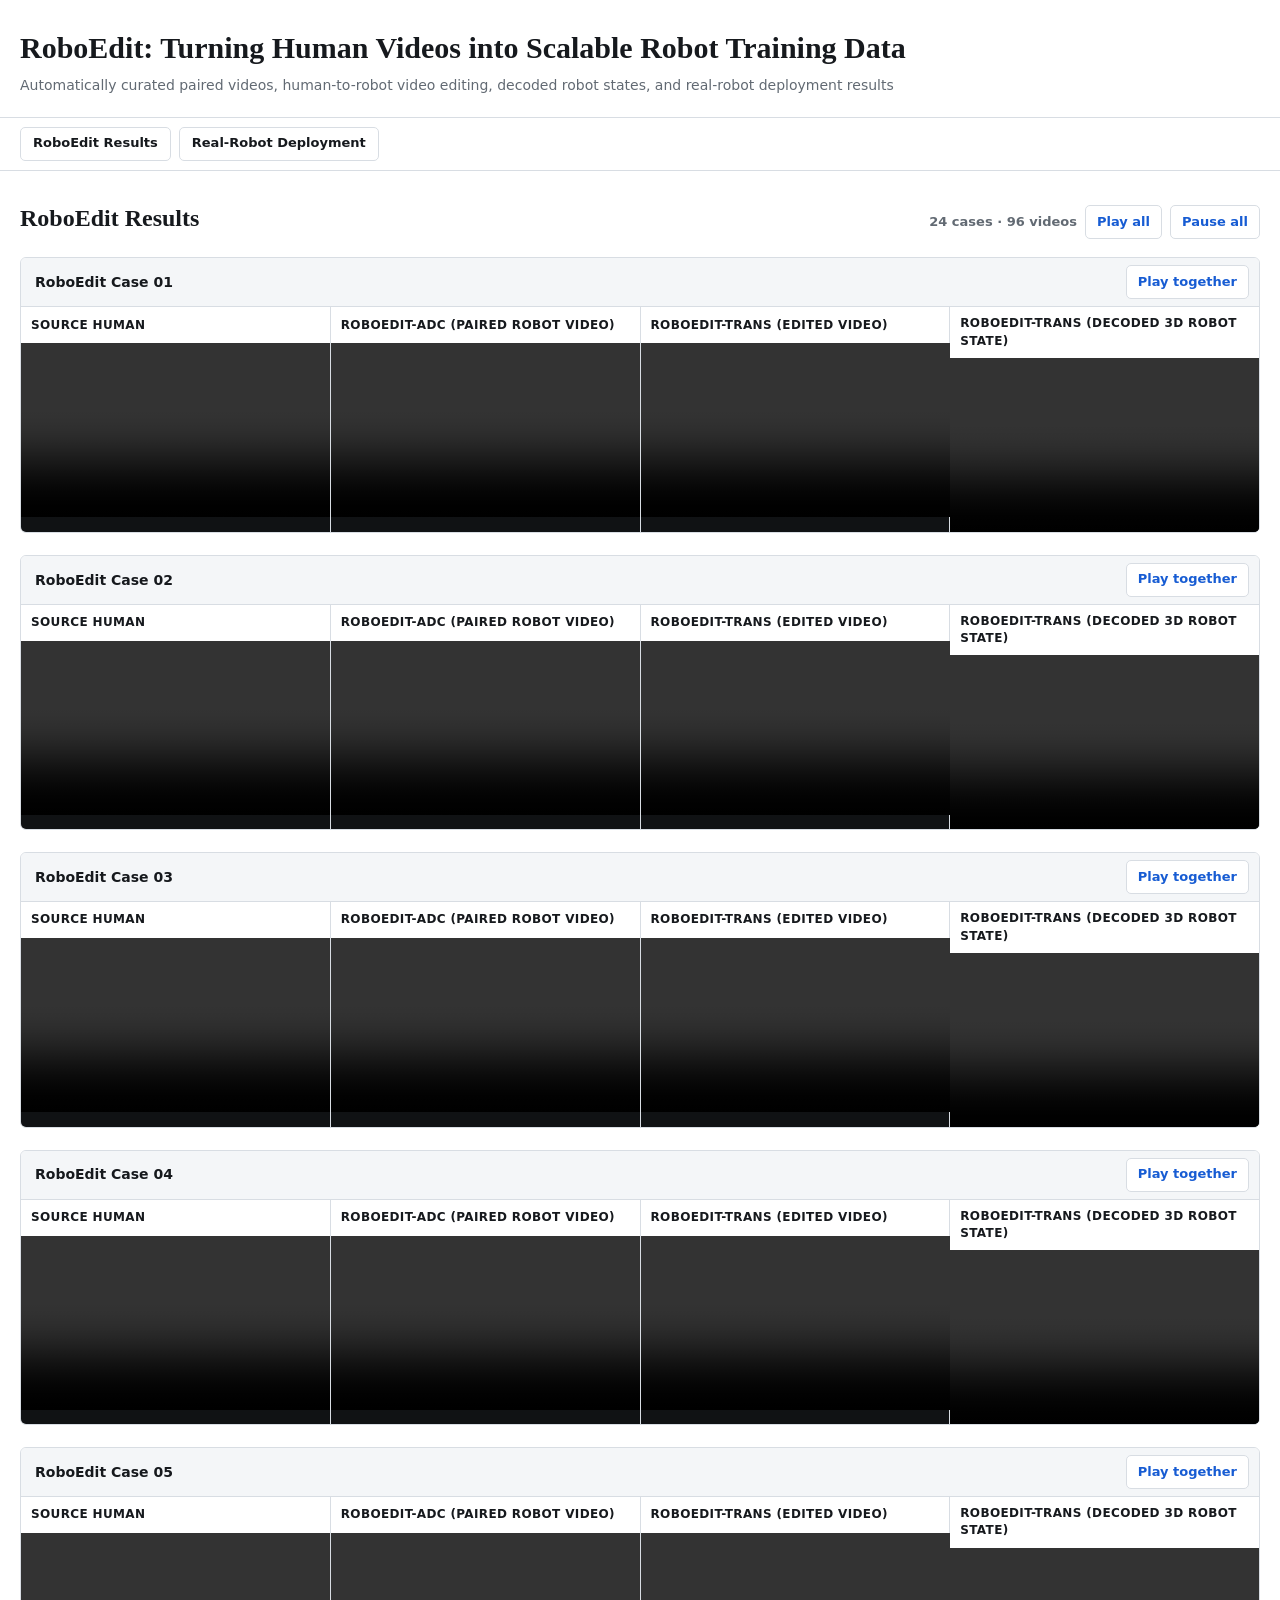
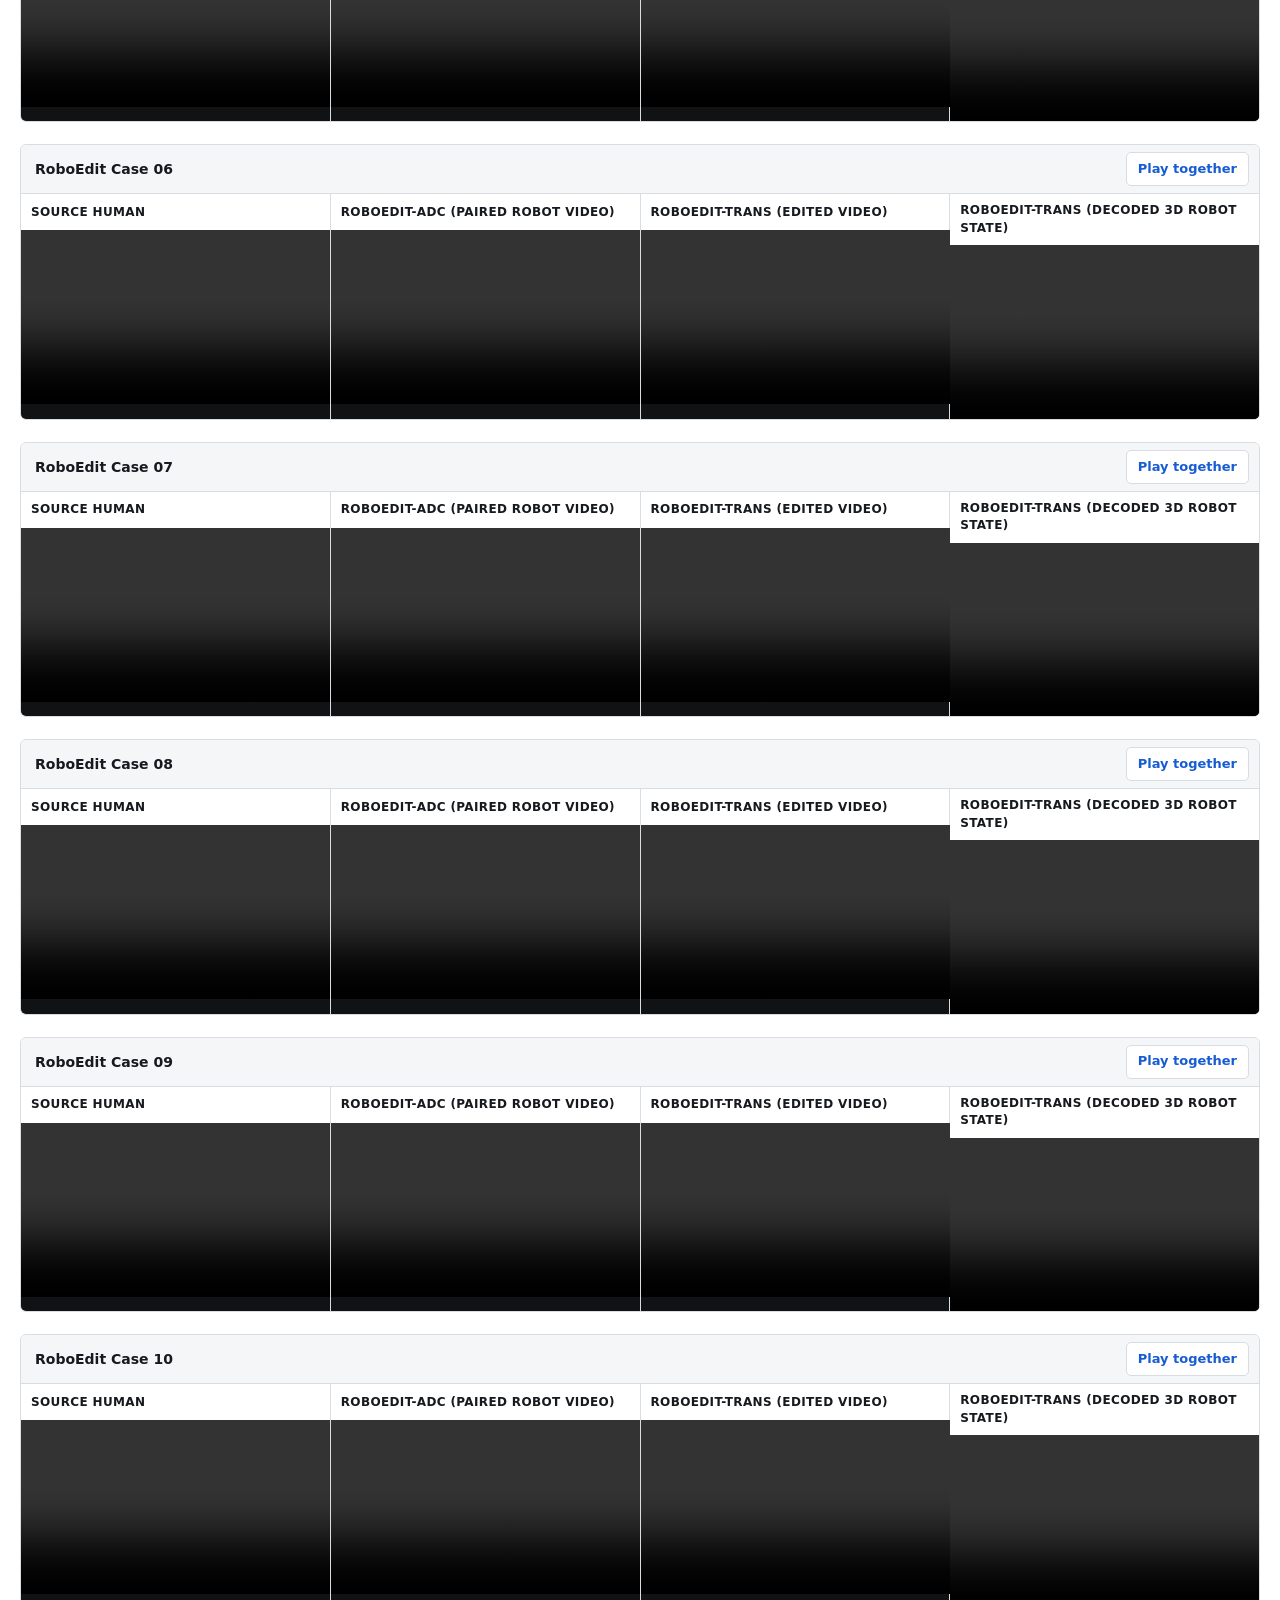
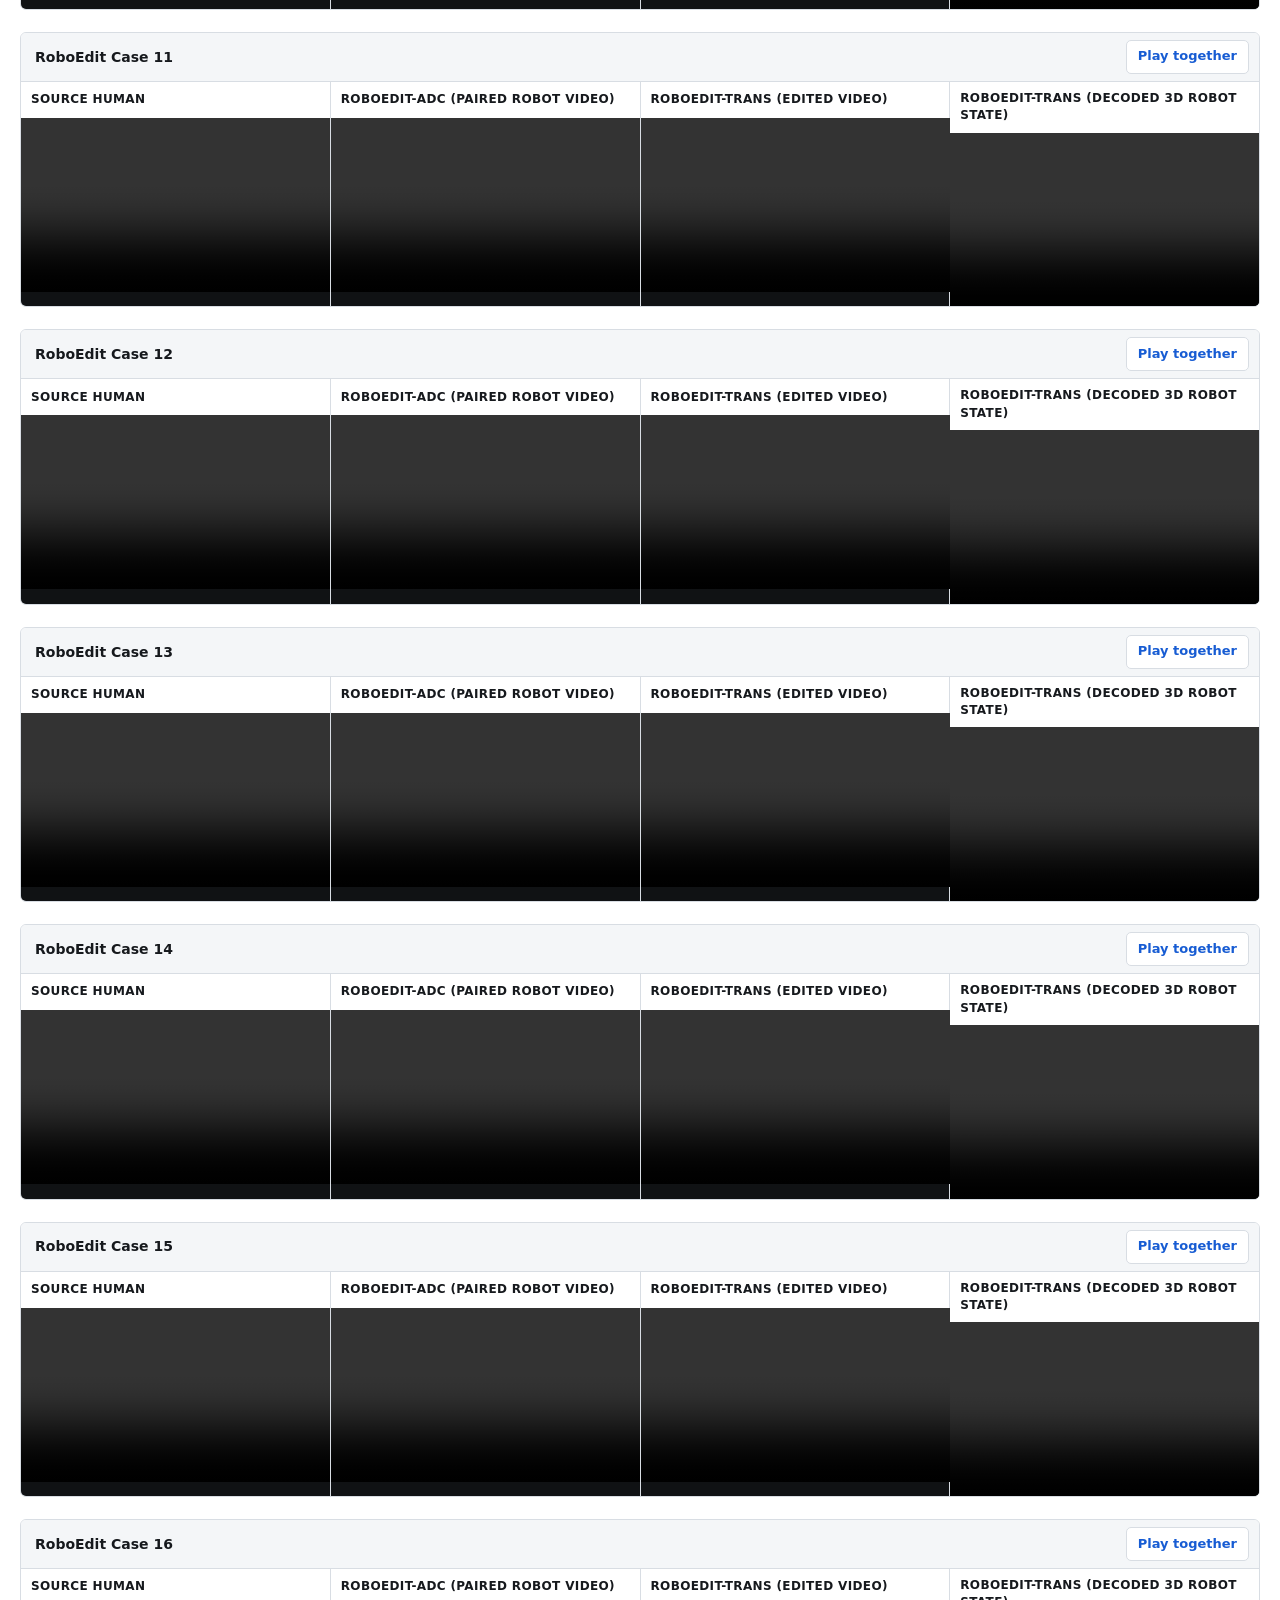
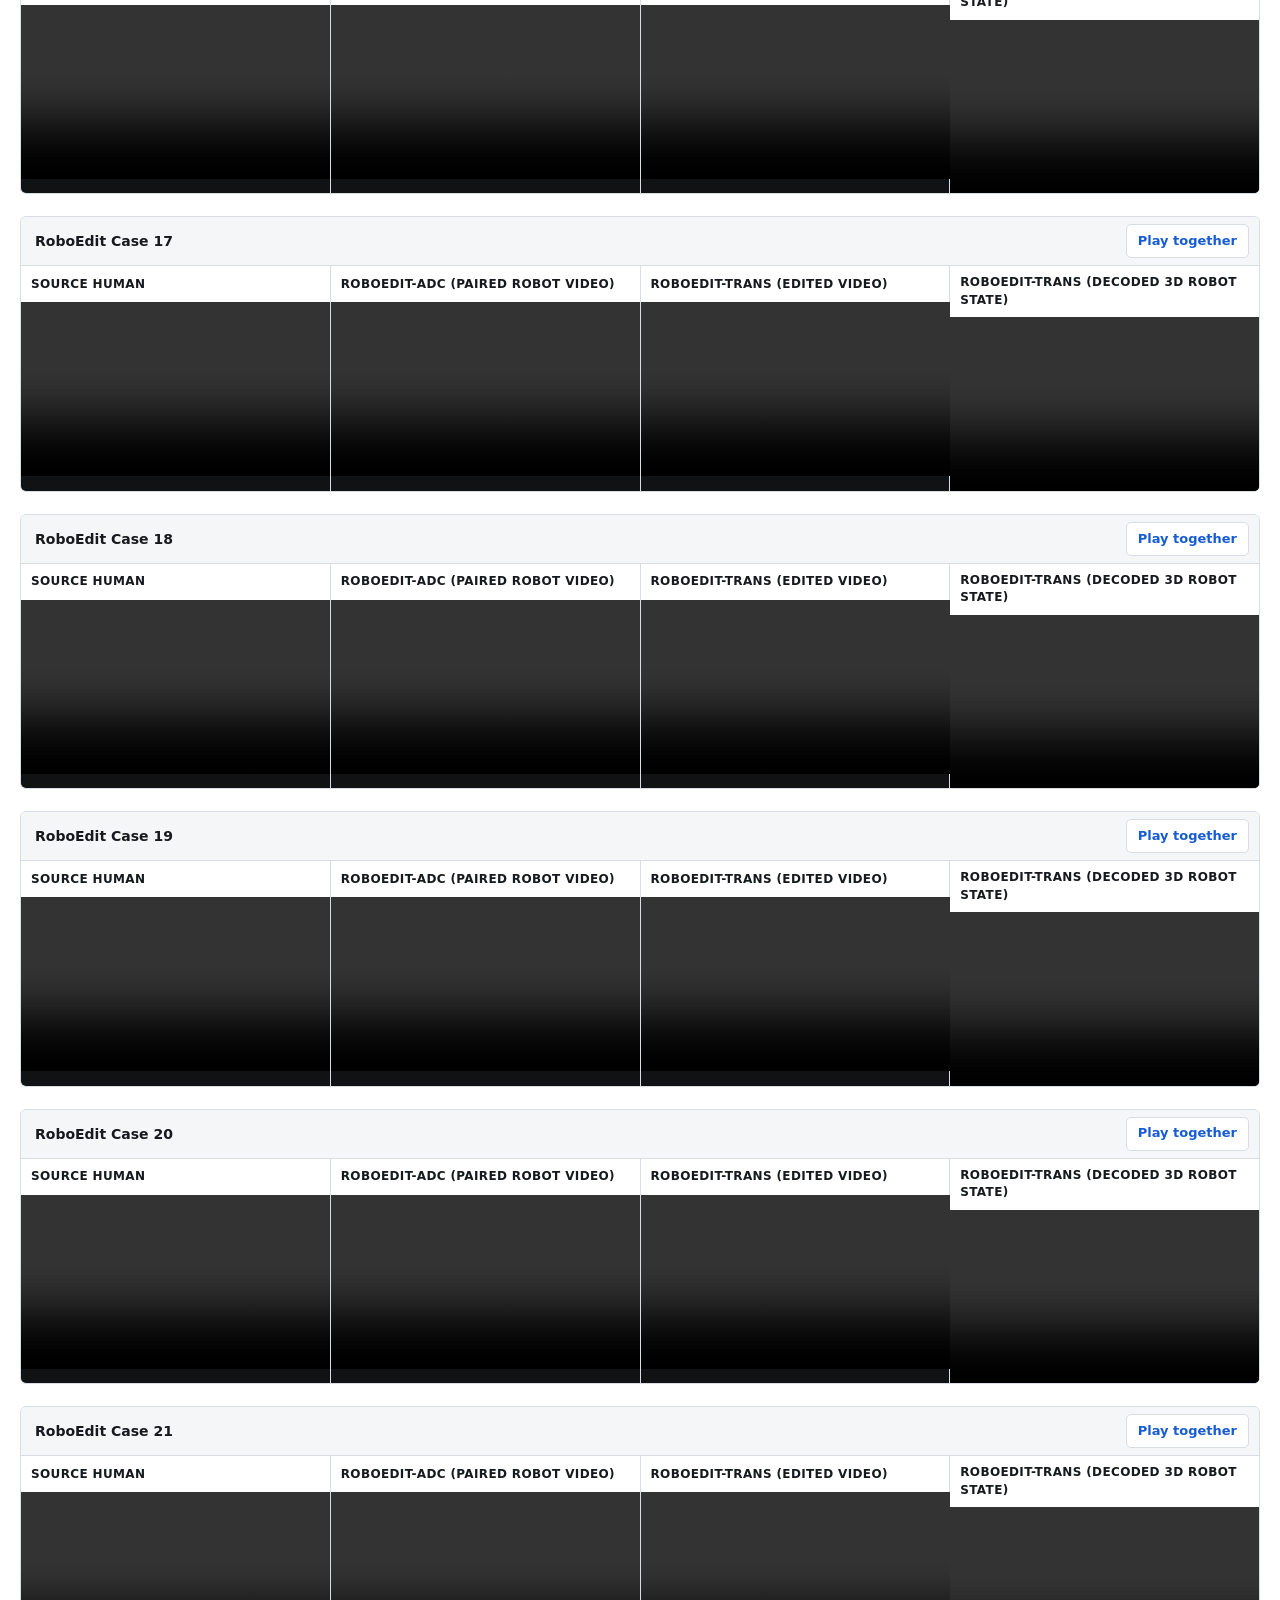
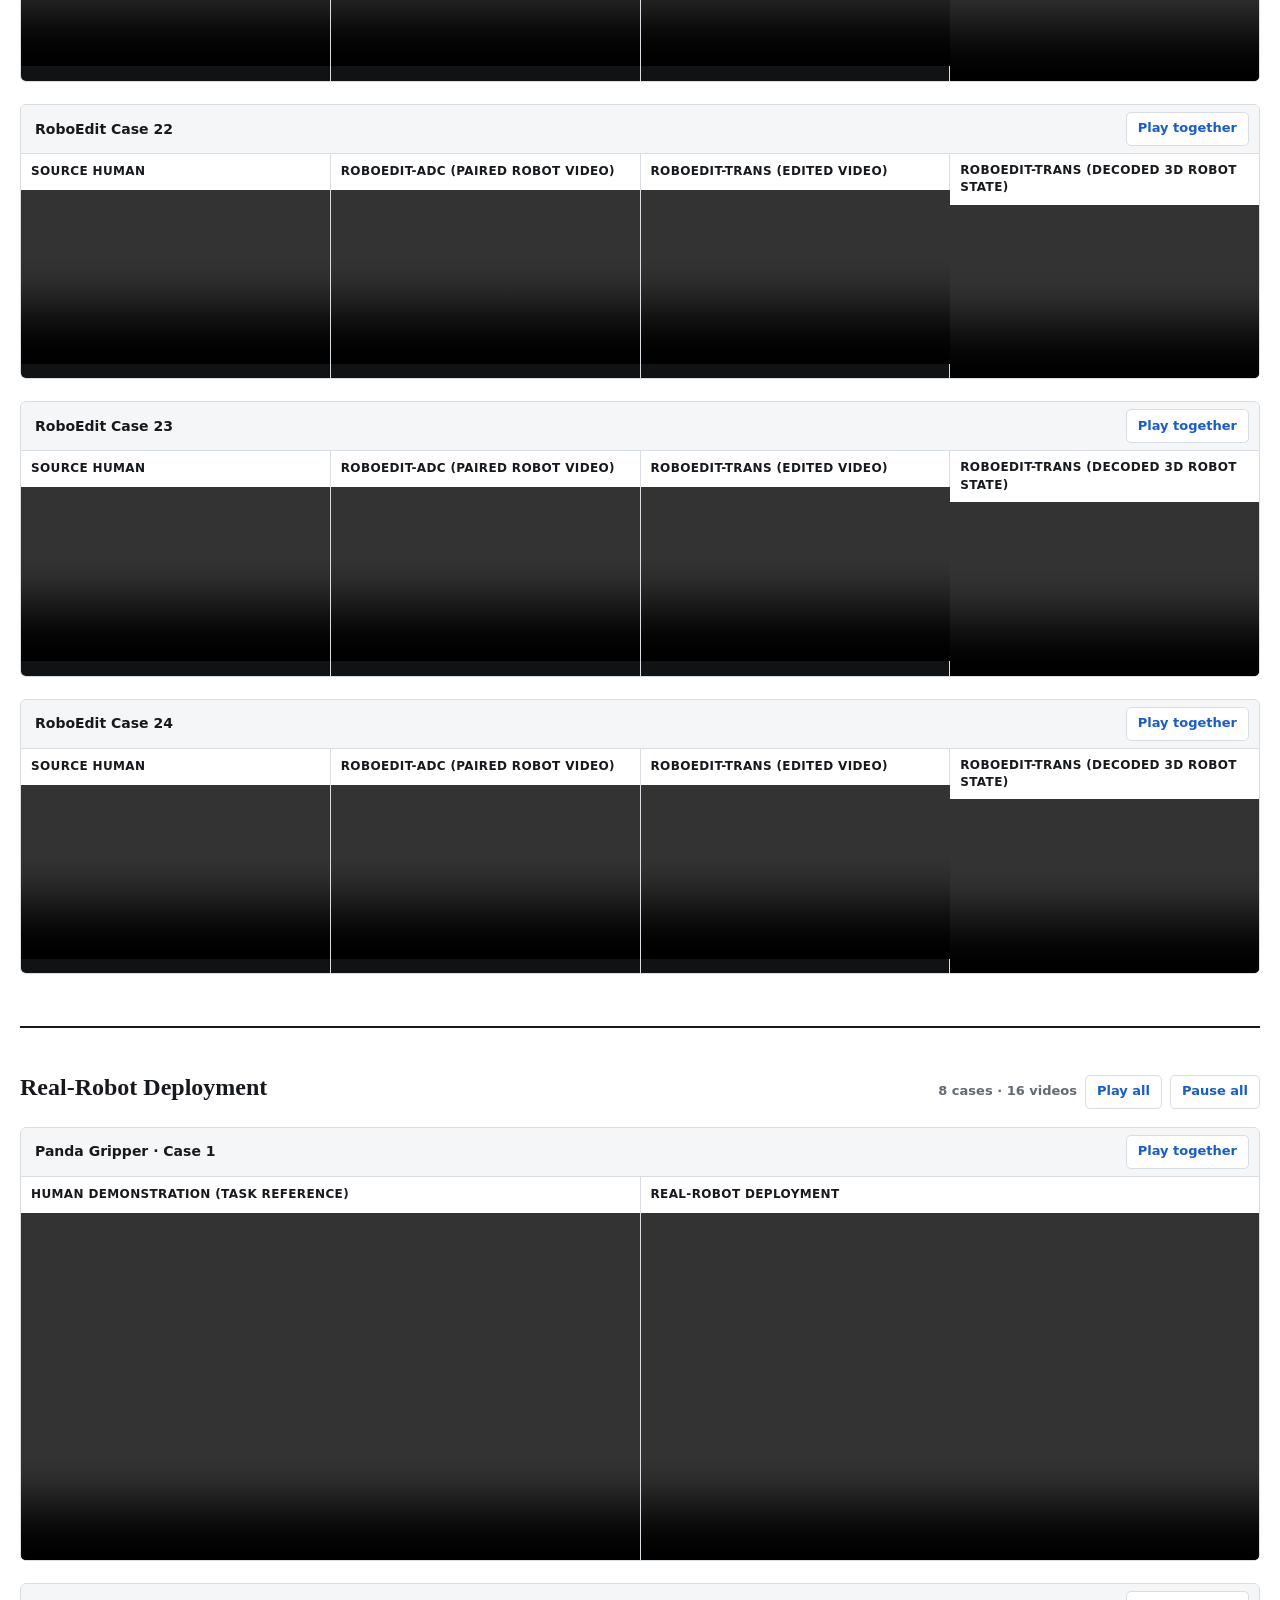
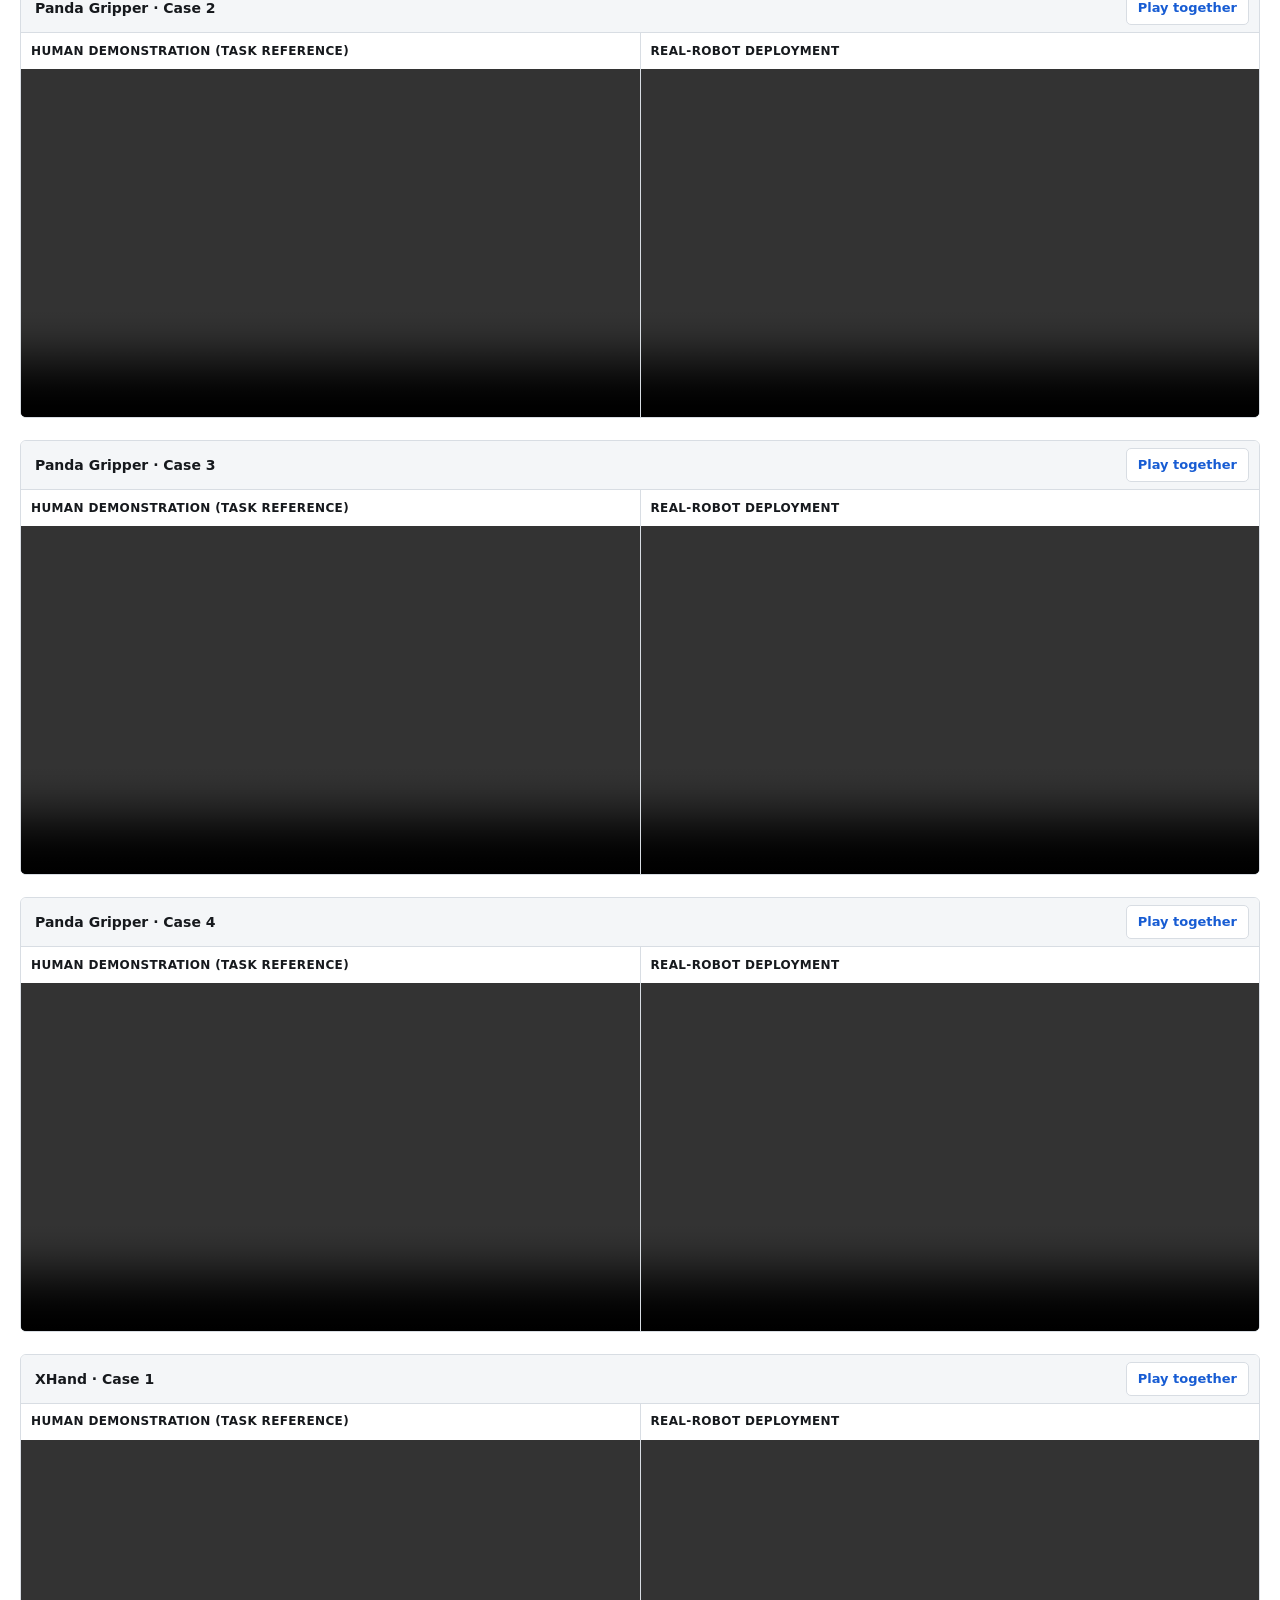
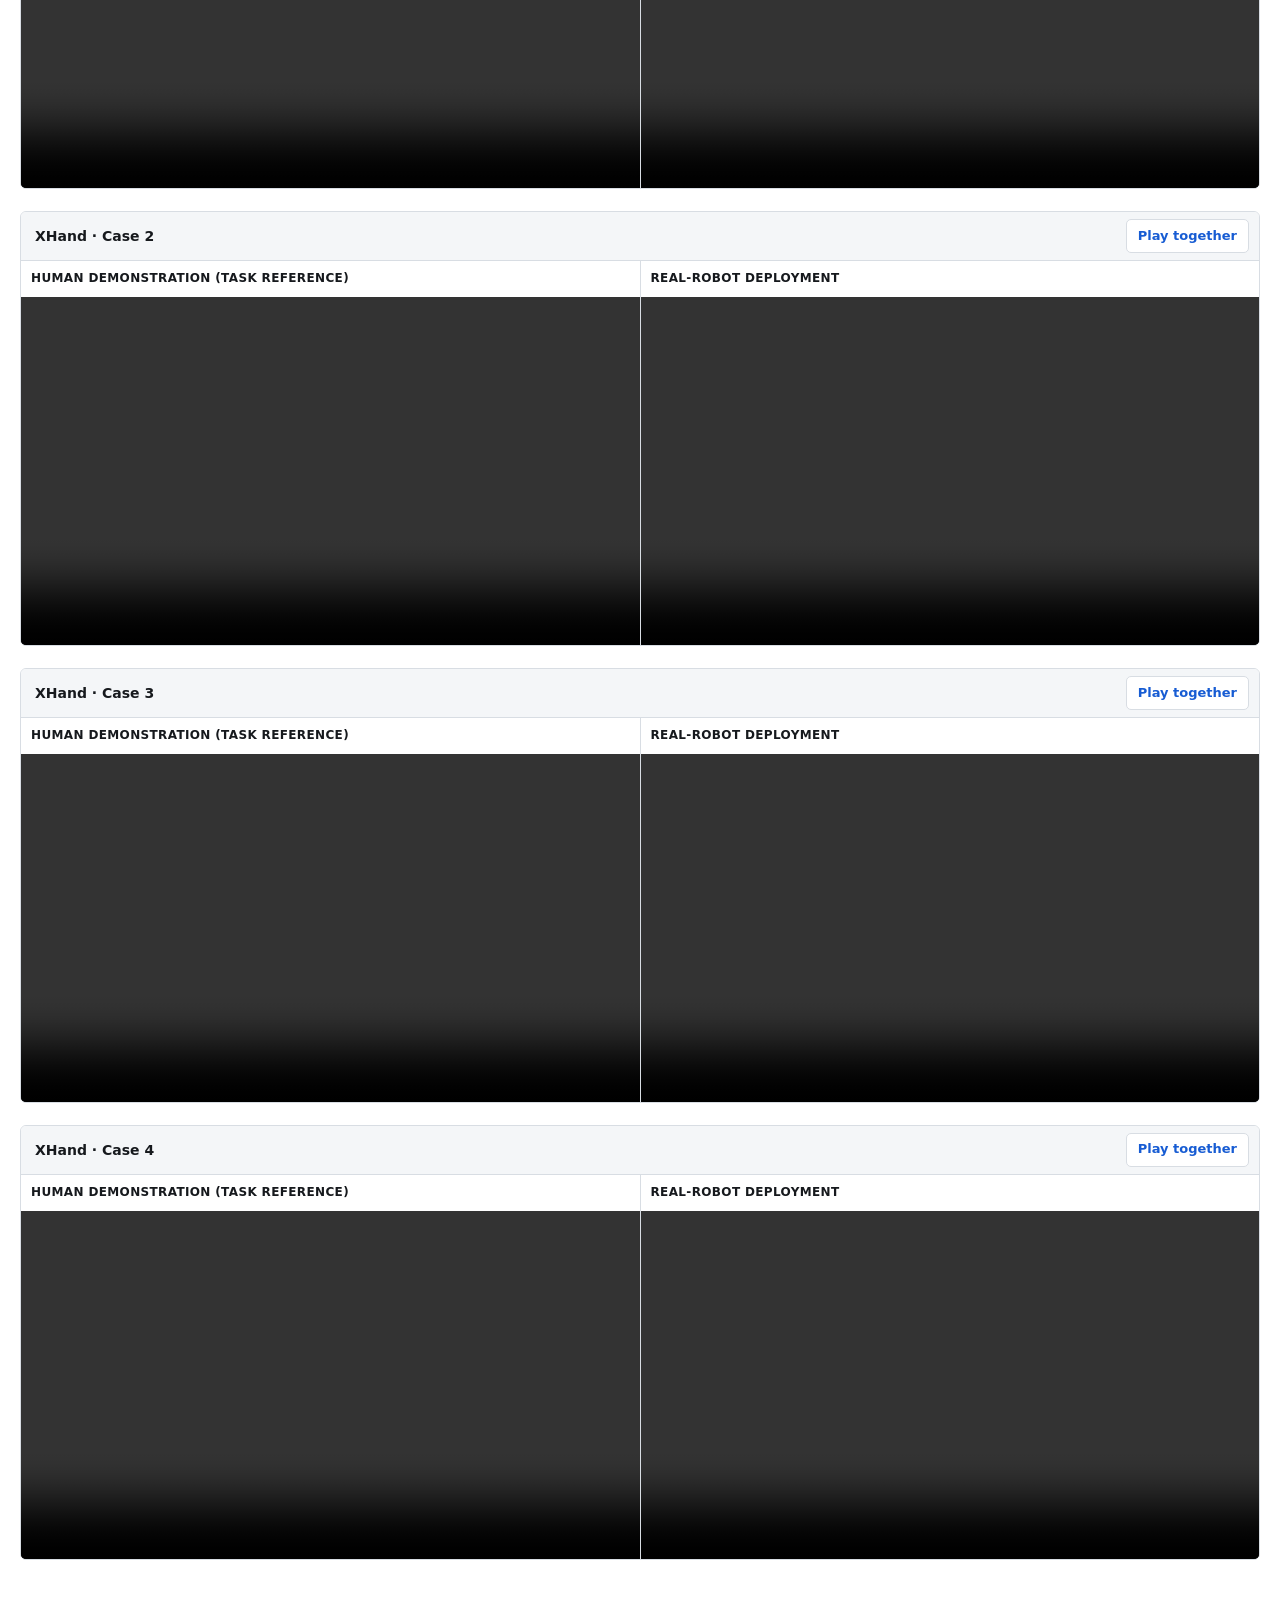
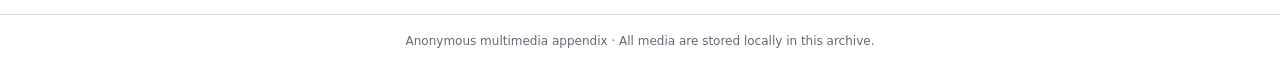
<file: static/videos/original_multimedia_viewer.html>
<!doctype html>
<html lang="en">
<head>
  <meta charset="utf-8">
  <meta name="viewport" content="width=device-width, initial-scale=1">
  <title>RoboEdit: Turning Human Videos into Scalable Robot Training Data</title>
  <style>
    :root {
      color-scheme: light;
      --ink: #16191d;
      --muted: #626a73;
      --line: #d8dde3;
      --soft: #f4f6f8;
      --paper: #ffffff;
      --accent: #b42318;
      --accent-dark: #7a1b14;
      --blue: #175cd3;
    }

    * {
      box-sizing: border-box;
    }

    html {
      scroll-behavior: smooth;
    }

    body {
      margin: 0;
      background: var(--paper);
      color: var(--ink);
      font-family: Inter, ui-sans-serif, system-ui, -apple-system, BlinkMacSystemFont,
        "Segoe UI", sans-serif;
      font-size: 15px;
      line-height: 1.45;
    }

    header {
      border-bottom: 1px solid var(--line);
      background: var(--paper);
    }

    .header-inner,
    main {
      width: min(1680px, calc(100% - 40px));
      margin: 0 auto;
    }

    .header-inner {
      padding: 26px 0 22px;
    }

    h1 {
      margin: 0 0 5px;
      font-family: Georgia, "Times New Roman", serif;
      font-size: 30px;
      font-weight: 700;
      letter-spacing: 0;
    }

    .subtitle {
      margin: 0;
      color: var(--muted);
      font-size: 14px;
    }

    nav {
      position: sticky;
      top: 0;
      z-index: 20;
      border-bottom: 1px solid var(--line);
      background: rgba(255, 255, 255, 0.96);
      backdrop-filter: blur(10px);
    }

    .nav-inner {
      width: min(1680px, calc(100% - 40px));
      min-height: 52px;
      margin: 0 auto;
      display: flex;
      align-items: center;
      gap: 8px;
      overflow-x: auto;
    }

    .nav-link,
    .global-action,
    .section-action,
    .case-action {
      min-height: 34px;
      border: 1px solid var(--line);
      border-radius: 5px;
      background: var(--paper);
      color: var(--ink);
      font: inherit;
      font-size: 13px;
      font-weight: 650;
      letter-spacing: 0;
      cursor: pointer;
      white-space: nowrap;
    }

    .nav-link {
      display: inline-flex;
      align-items: center;
      padding: 0 12px;
      text-decoration: none;
    }

    .nav-link:hover,
    .global-action:hover,
    .section-action:hover,
    .case-action:hover {
      border-color: #98a2b3;
      background: var(--soft);
    }

    .global-action {
      margin-left: auto;
      padding: 0 12px;
    }

    main {
      padding: 30px 0 54px;
    }

    section + section {
      margin-top: 52px;
      padding-top: 42px;
      border-top: 2px solid var(--ink);
    }

    .section-heading {
      display: flex;
      align-items: baseline;
      justify-content: space-between;
      gap: 18px;
      margin-bottom: 18px;
    }

    h2 {
      margin: 0;
      font-family: Georgia, "Times New Roman", serif;
      font-size: 24px;
      letter-spacing: 0;
    }

    .section-count {
      color: var(--muted);
      font-size: 13px;
      font-weight: 650;
    }

    .section-meta,
    .section-actions {
      display: flex;
      align-items: center;
      gap: 8px;
    }

    .section-action {
      padding: 0 11px;
      color: var(--blue);
    }

    .case-list {
      display: grid;
      gap: 22px;
    }

    article {
      border: 1px solid var(--line);
      border-radius: 6px;
      overflow: hidden;
      background: var(--paper);
    }

    .case-header {
      min-height: 46px;
      padding: 7px 10px 7px 14px;
      display: flex;
      align-items: center;
      justify-content: space-between;
      gap: 12px;
      border-bottom: 1px solid var(--line);
      background: var(--soft);
    }

    .case-title {
      margin: 0;
      font-size: 14px;
      font-weight: 750;
      letter-spacing: 0;
    }

    .case-action {
      padding: 0 11px;
      color: var(--blue);
    }

    .video-grid {
      display: grid;
      gap: 1px;
      background: var(--line);
    }

    .video-grid.four {
      grid-template-columns: repeat(4, minmax(0, 1fr));
    }

    .video-grid.two {
      grid-template-columns: repeat(2, minmax(0, 1fr));
    }

    .video-grid.one {
      grid-template-columns: minmax(0, 1fr);
    }

    figure {
      min-width: 0;
      margin: 0;
      background: #101214;
    }

    figcaption {
      min-height: 36px;
      padding: 8px 10px;
      display: flex;
      align-items: center;
      background: var(--paper);
      color: var(--ink);
      font-size: 12px;
      font-weight: 700;
      text-transform: uppercase;
      letter-spacing: 0.03em;
    }

    video {
      width: 100%;
      aspect-ratio: 16 / 9;
      display: block;
      background: #101214;
      object-fit: contain;
    }

    .accent {
      color: var(--accent);
    }

    footer {
      border-top: 1px solid var(--line);
      padding: 18px 20px 28px;
      color: var(--muted);
      text-align: center;
      font-size: 12px;
    }

    @media (max-width: 980px) {
      .video-grid.four {
        grid-template-columns: repeat(2, minmax(0, 1fr));
      }

    }

    @media (max-width: 620px) {
      .header-inner,
      .nav-inner,
      main {
        width: min(100% - 20px, 1680px);
      }

      h1 {
        font-size: 25px;
      }

      .video-grid.four,
      .video-grid.two {
        grid-template-columns: 1fr;
      }

      .global-action {
        margin-left: 0;
      }
    }

    @media (prefers-reduced-motion: reduce) {
      html {
        scroll-behavior: auto;
      }
    }
  </style>
</head>
<body>
  <header>
    <div class="header-inner">
      <h1>RoboEdit: Turning Human Videos into Scalable Robot Training Data</h1>
      <p class="subtitle">Automatically curated paired videos, human-to-robot video editing, decoded robot states, and real-robot deployment results</p>
    </div>
  </header>

  <nav aria-label="Supplement sections">
    <div class="nav-inner">
      <a class="nav-link" href="#roboedit-results">RoboEdit Results</a>
      <a class="nav-link" href="#real-robot-results">Real-Robot Deployment</a>
    </div>
  </nav>

  <main>
    <section id="roboedit-results">
      <div class="section-heading">
        <h2>RoboEdit Results</h2>
        <div class="section-meta">
          <span class="section-count">24 cases · 96 videos</span>
          <div class="section-actions">
            <button class="section-action" id="play-roboedit" type="button">Play all</button>
            <button class="section-action" id="pause-roboedit" type="button">Pause all</button>
          </div>
        </div>
      </div>
      <div class="case-list" id="roboedit-cases"></div>
    </section>

    <section id="real-robot-results">
      <div class="section-heading">
        <h2>Real-Robot Deployment</h2>
        <div class="section-meta">
          <span class="section-count">8 cases · 16 videos</span>
          <div class="section-actions">
            <button class="section-action" id="play-real-robot" type="button">Play all</button>
            <button class="section-action" id="pause-real-robot" type="button">Pause all</button>
          </div>
        </div>
      </div>
      <div class="case-list" id="real-robot-cases"></div>
    </section>
  </main>

  <footer>Anonymous multimedia appendix · All media are stored locally in this archive.</footer>

  <script>
    const roboEditRoot = "RoboEdit_results";
    const roboEditSyncedRoot = "RoboEdit_results_synced";
    const realRobotRoot = "Real_robot_deployment_results";

    function videoFigure(label, source, autoplay = false) {
      const figure = document.createElement("figure");
      const caption = document.createElement("figcaption");
      const video = document.createElement("video");
      caption.textContent = label;
      video.controls = true;
      video.muted = true;
      video.playsInline = true;
      video.autoplay = autoplay;
      video.loop = autoplay;
      video.preload = "metadata";
      video.src = source;
      figure.append(caption, video);
      return figure;
    }

    function syncVideos(article) {
      const videos = [...article.querySelectorAll("video")];
      videos.forEach((video) => {
        video.pause();
        video.currentTime = 0;
        video.muted = true;
      });
      Promise.allSettled(videos.map((video) => video.play()));
    }

    function caseArticle(title, figures, gridClass, showSync = true) {
      const article = document.createElement("article");
      const header = document.createElement("div");
      const heading = document.createElement("h3");
      const grid = document.createElement("div");
      header.className = "case-header";
      heading.className = "case-title";
      heading.textContent = title;
      grid.className = `video-grid ${gridClass}`;
      figures.forEach((figure) => grid.appendChild(figure));
      header.appendChild(heading);
      if (showSync) {
        const action = document.createElement("button");
        action.className = "case-action";
        action.type = "button";
        action.textContent = "Play together";
        action.title = `Play all videos in ${title} from the beginning`;
        action.addEventListener("click", () => syncVideos(article));
        header.appendChild(action);
      }
      article.append(header, grid);
      return article;
    }

    const roboEditContainer = document.getElementById("roboedit-cases");
    const roboEditCaseIds = Array.from({ length: 24 }, (_, index) => index + 1);
    roboEditCaseIds.forEach((caseIndex, displayIndex) => {
      const figures = [
        videoFigure("Source Human", `${roboEditSyncedRoot}/source_human_videos/${caseIndex}.mp4`, true),
        videoFigure("RoboEdit-ADC (Paired Robot Video)", `${roboEditSyncedRoot}/RoboEdit-ADC_results/${caseIndex}.mp4`, true),
        videoFigure("RoboEdit-Trans (Edited Video)", `${roboEditRoot}/RoboEdit-Trans_results/${caseIndex}_edited_video.mp4`, true),
        videoFigure("RoboEdit-Trans (Decoded 3D Robot State)", `${roboEditRoot}/RoboEdit-Trans_results/${caseIndex}_decoded_robot_state.mp4`, true)
      ];
      roboEditContainer.appendChild(
        caseArticle(`RoboEdit Case ${String(displayIndex + 1).padStart(2, "0")}`, figures, "four")
      );
    });

    const realRobotContainer = document.getElementById("real-robot-cases");
    [
      ["Panda Gripper", "panda_gripper"],
      ["XHand", "xhand"]
    ].forEach(([displayName, directory]) => {
      for (let caseIndex = 1; caseIndex <= 4; caseIndex += 1) {
        const figures = [
          videoFigure(
            "Human Demonstration (Task Reference)",
            `${realRobotRoot}/${directory}/${caseIndex}_human_demonstration_reference.mp4`,
            true
          ),
          videoFigure(
            "Real-Robot Deployment",
            `${realRobotRoot}/${directory}/${caseIndex}_real_robot_video.mp4`,
            true
          )
        ];
        realRobotContainer.appendChild(
          caseArticle(`${displayName} · Case ${caseIndex}`, figures, "two")
        );
      }
    });

    document.getElementById("play-roboedit").addEventListener("click", () => {
      document.querySelectorAll("#roboedit-cases video").forEach((video) => {
        video.muted = true;
        video.play();
      });
    });

    document.getElementById("pause-roboedit").addEventListener("click", () => {
      document.querySelectorAll("#roboedit-cases video").forEach((video) => video.pause());
    });

    document.getElementById("play-real-robot").addEventListener("click", () => {
      document.querySelectorAll("#real-robot-cases video").forEach((video) => {
        video.muted = true;
        video.play();
      });
    });

    document.getElementById("pause-real-robot").addEventListener("click", () => {
      document.querySelectorAll("#real-robot-cases video").forEach((video) => video.pause());
    });
  </script>
</body>
</html>
</file>
<file: static/css/academic.css>
:root {
  --text: #202124;
  --muted: #5f6368;
  --link: #3273dc;
  --border: #e5e7eb;
  --soft: #f6f7f8;
  --button: #363636;
}

* { box-sizing: border-box; }

html { scroll-behavior: smooth; }

body {
  margin: 0;
  color: var(--text);
  background: #fff;
  font-family: "Noto Sans", Arial, Helvetica, sans-serif;
  font-size: 16px;
  line-height: 1.65;
}

img, video { display: block; max-width: 100%; }
a { color: var(--link); }
strong { color: inherit; }

.skip-link {
  position: absolute;
  top: -60px;
  left: 16px;
  z-index: 100;
  padding: 8px 12px;
  color: #fff;
  background: #111;
}
.skip-link:focus { top: 12px; }

.page-shell {
  width: min(1120px, calc(100% - 40px));
  margin: 0 auto;
}

.narrow-shell { width: min(920px, calc(100% - 40px)); }

.hero-section {
  padding: 72px 0 38px;
  text-align: center;
  background: #fff;
}

.publication-title {
  max-width: 1000px;
  margin: 0 auto 16px;
  color: #111;
  font-size: clamp(2.1rem, 4.1vw, 3.2rem);
  font-weight: 700;
  line-height: 1.13;
  letter-spacing: -.025em;
}

.publication-venue {
  margin: 0 0 12px;
  color: #111;
  font-size: 1.25rem;
  font-weight: 600;
}

.publication-authors {
  max-width: 1040px;
  margin: 0 auto 8px;
  color: var(--link);
  font-size: 1.12rem;
  line-height: 1.75;
}

.publication-authors span { white-space: nowrap; }
.publication-authors sup, .publication-affiliations sup { color: var(--text); }

.publication-affiliations {
  display: flex;
  flex-wrap: wrap;
  justify-content: center;
  gap: 4px 22px;
  margin: 0 auto 22px;
  color: #333;
  font-size: .98rem;
}

.publication-links {
  display: flex;
  flex-wrap: wrap;
  justify-content: center;
  gap: 10px;
  margin: 0 auto 38px;
}

.project-button {
  display: inline-flex;
  align-items: center;
  gap: 8px;
  min-height: 42px;
  padding: 9px 18px;
  color: #fff;
  background: var(--button);
  border-radius: 999px;
  font-size: .95rem;
  font-weight: 600;
  text-decoration: none;
  transition: background-color 120ms ease;
}
.project-button:hover, .project-button:focus { color: #fff; background: #111; }

.hero-figure {
  margin: 0 auto;
  text-align: left;
}
.hero-figure img { width: 100%; height: auto; }
.hero-figure figcaption,
.paper-figure figcaption {
  margin-top: 10px;
  color: #4b5563;
  font-size: .95rem;
  line-height: 1.55;
}

.section-block {
  padding: 54px 0;
  background: #fff;
}

.section-block + .section-block { border-top: 1px solid #f0f0f0; }

.section-heading {
  max-width: 900px;
  margin: 0 auto 30px;
  text-align: center;
}

.eyebrow {
  display: block;
  margin-bottom: 8px;
  color: #3f4650;
  font-size: 1rem;
  font-weight: 800;
  letter-spacing: .065em;
  text-transform: uppercase;
}

.section-heading > .eyebrow { font-size: 1.05rem; }

.section-heading h2,
.abstract-section h2 {
  margin: 0 0 12px;
  color: #111;
  font-size: clamp(1.75rem, 3.5vw, 2.35rem);
  font-weight: 600;
  line-height: 1.2;
  letter-spacing: -.015em;
}

.section-heading p,
.method-copy > p {
  margin: 0;
  color: var(--muted);
  font-size: 1rem;
}

.abstract-section { padding-top: 48px; }
.abstract-section .eyebrow { display: none; }
.abstract-section h2 { text-align: center; }
.abstract-copy {
  margin: 0;
  font-size: 1.05rem;
  line-height: 1.75;
  text-align: justify;
}

.suite-flow {
  display: grid;
  grid-template-columns: 1fr auto 1fr auto 1fr;
  align-items: stretch;
  gap: 14px;
}

.suite-flow article,
.adaptation-grid article {
  padding: 20px;
  background: #fff;
  border: 1px solid var(--border);
  border-radius: 6px;
}

.suite-flow h3,
.adaptation-grid h3 {
  margin: 2px 0 8px;
  color: #111;
  font-size: 1.22rem;
  font-weight: 600;
}
.suite-flow p, .adaptation-grid p { margin: 0; color: var(--muted); font-size: .94rem; }
.flow-index, .flow-kicker { display: inline; color: var(--muted); font-size: .8rem; font-weight: 600; }
.flow-index::after { content: " · "; }
.flow-arrow { align-self: center; color: #9ca3af; font-size: 1.35rem; }
.paper-figure { margin: 28px auto 0; }
.paper-figure img { width: 100%; height: auto; }
.wide-figure { margin-top: 0; }

.method-summary {
  display: grid;
  grid-template-columns: repeat(3, 1fr);
  gap: 20px;
  margin-top: 26px;
}
.method-summary article { padding-top: 14px; border-top: 2px solid #d7d9dd; }
.method-summary strong, .method-summary span { display: block; }
.method-summary strong { margin-bottom: 5px; color: #111; font-size: .96rem; }
.method-summary span { color: var(--muted); font-size: .9rem; line-height: 1.55; }

.adaptation-grid {
  display: grid;
  grid-template-columns: repeat(3, 1fr);
  gap: 16px;
  margin-top: 24px;
}
.adaptation-grid article { border-top: 3px solid var(--module-border); }
.adaptation-grid article:nth-child(1) { --module-bg: #fff1be; --module-ink: #735600; --module-border: #d2a62c; }
.adaptation-grid article:nth-child(2) { --module-bg: #dceefa; --module-ink: #245f87; --module-border: #4d8fbd; }
.adaptation-grid article:nth-child(3) { --module-bg: #e2efd8; --module-ink: #3d6933; --module-border: #6e9a56; }
.adaptation-grid h3 { color: var(--module-ink); }
.module-highlight {
  padding: .05em .18em;
  color: var(--module-ink);
  background: var(--module-bg);
  border-radius: 2px;
  font-weight: 650;
  -webkit-box-decoration-break: clone;
  box-decoration-break: clone;
}
.decoder-result {
  display: grid;
  grid-template-columns: .58fr 1.42fr;
  align-items: center;
  gap: 34px;
  margin-top: 56px;
  padding-top: 34px;
  border-top: 1px solid var(--border);
}
.decoder-result-copy {
  padding-left: 18px;
  border-left: 3px solid #cfd3d8;
}
.decoder-result-copy h3 {
  margin: 0 0 8px;
  color: #111;
  font-size: 1.25rem;
  font-weight: 700;
  line-height: 1.3;
}
.decoder-result-copy p { margin: 0; color: var(--muted); font-size: .98rem; }
.decoder-result .paper-figure { margin: 0; }
.decoder-video-figure {
  overflow: hidden;
  background: transparent;
  border: 0;
  border-radius: 0;
}
.decoder-composite-video {
  display: block;
  width: 100%;
  height: auto;
  aspect-ratio: 8 / 3;
  object-fit: cover;
  background: transparent;
}

.adc-content {
  display: grid;
  grid-template-columns: .9fr 1.1fr;
  align-items: center;
  gap: 42px;
}
.method-list { margin: 20px 0 0; padding: 0; list-style: none; }
.method-list li { display: grid; grid-template-columns: 32px 1fr; gap: 8px; padding: 10px 0; border-top: 1px solid var(--border); }
.method-list li > span { color: var(--muted); font-size: .78rem; }
.method-list strong, .method-list small { display: block; }
.method-list small { color: var(--muted); font-size: .86rem; }
.adc-figure { width: 100%; margin: 0; }
.adc-figure a { display: block; }

.dataset-section, .gallery-section { color: var(--text); background: #fff; }
.light-heading h2 { color: #111; }
.light-heading p { color: var(--muted); }
.dataset-figure { margin: 0; }
.dataset-figure img { width: 100%; height: auto; }
.dataset-video-carousel {
  position: relative;
  overflow: hidden;
  width: 100%;
  aspect-ratio: 16 / 9;
  padding: 0;
  background: transparent;
  border-radius: 10px;
  box-shadow: 0 12px 30px rgba(17, 24, 39, .12);
}
.dataset-composite-video {
  position: absolute;
  inset: 0;
  display: block;
  width: 100%;
  height: 100%;
  object-fit: cover;
  background: transparent;
}
.decoder-pipeline {
  display: grid;
  grid-template-columns: 1fr auto 1fr auto 1fr auto 1fr auto 1fr;
  align-items: stretch;
  gap: 8px;
  margin-bottom: 28px;
}
.decoder-pipeline > div {
  display: flex;
  min-height: 92px;
  padding: 12px;
  flex-direction: column;
  justify-content: center;
  border: 1px solid var(--border);
  border-radius: 5px;
  text-align: center;
}
.decoder-pipeline span { font-size: .88rem; font-weight: 600; }
.decoder-pipeline small { color: var(--muted); font-size: .72rem; }
.decoder-pipeline > i { align-self: center; color: #9ca3af; font-style: normal; }

.metric-grid {
  display: grid;
  grid-template-columns: repeat(4, 1fr);
  gap: 12px;
  margin-bottom: 24px;
}
.metric-grid article {
  padding: 16px;
  border: 1px solid var(--border);
  border-radius: 5px;
  text-align: center;
}
.metric-grid strong, .metric-grid span, .metric-grid small { display: block; }
.metric-grid strong { color: #111; font-size: 1.55rem; }
.metric-grid span { color: #333; font-size: .87rem; font-weight: 600; }
.metric-grid small { color: var(--muted); font-size: .72rem; }

.results-section .page-shell { width: min(1240px, calc(100% - 40px)); }
.results-table-wrap { overflow-x: auto; border: 1px solid var(--border); }
.results-table { width: 100%; min-width: 1050px; table-layout: fixed; border-collapse: collapse; font-size: .78rem; }
.results-table th, .results-table td { padding: 9px 10px; border-bottom: 1px solid var(--border); text-align: center; white-space: nowrap; }
.results-table th { color: #3f3f46; background: var(--soft); font-weight: 600; }
.results-table thead th { text-align: center; }
.results-table thead tr:first-child th:nth-child(-n + 3),
.results-table tbody td:nth-child(-n + 3) { text-align: center; }
.results-table thead tr:nth-child(2) th,
.results-table tbody td:nth-child(n + 4) {
  padding-right: 4px;
  padding-left: 4px;
  text-align: center !important;
}
.results-table tbody td:nth-child(n + 4) { font-variant-numeric: tabular-nums; }
.results-table .best { color: #b42318; font-weight: 700; }
.results-table .second { font-weight: 600; text-decoration: underline; text-underline-offset: 2px; }
.results-table .ours-row td.regular { font-weight: 400 !important; }
.results-table .section-break td { border-top: 2px solid #cfd3d8; }
.ours-row { background: #fff8f6; font-weight: 600; }
.results-table caption { padding: 10px 4px 0; color: var(--muted); caption-side: bottom; font-size: .78rem; text-align: left; }

.qualitative-figure { margin-top: 32px; }
.ablation-panel {
  display: grid;
  grid-template-columns: .7fr 1.3fr;
  align-items: center;
  gap: 26px;
  margin-top: 30px;
  padding-top: 30px;
  border-top: 1px solid var(--border);
}
.ablation-panel h3 { margin: 4px 0 10px; color: #111; font-size: 1.45rem; font-weight: 600; }
.ablation-panel p { margin: 0; color: var(--muted); font-size: .94rem; }
.ablation-panel img { width: 100%; height: auto; }

.gallery-shell { width: min(1320px, calc(100% - 32px)); }
.gallery-legend {
  display: flex;
  flex-wrap: wrap;
  justify-content: center;
  gap: 8px 18px;
  margin: -8px 0 24px;
  color: var(--muted);
  font-size: .84rem;
}
.legend-dot { display: inline-block; width: 7px; height: 7px; margin-right: 6px; border-radius: 50%; background: #9ca3af; }
.adc-dot { background: #4f9f6f; }
.trans-dot { background: #d95f44; }
.state-dot { background: #4f83bd; }

.media-cases { display: grid; gap: 22px; }
.media-case { border: 1px solid var(--border); background: #fff; }
.media-case-header { display: flex; align-items: center; justify-content: space-between; gap: 12px; padding: 9px 12px; border-bottom: 1px solid var(--border); }
.media-case-header h3 { margin: 0; color: #333; font-size: .9rem; font-weight: 600; }
.case-sync {
  padding: 5px 10px;
  color: #333;
  background: #fff;
  border: 1px solid #cfd3d8;
  border-radius: 4px;
  font-size: .75rem;
  cursor: pointer;
}
.case-sync:hover { background: var(--soft); }
.video-grid { display: grid; grid-template-columns: repeat(4, minmax(0, 1fr)); gap: 1px; background: var(--border); }
.video-cell { min-width: 0; margin: 0; background: #fff; }
.video-cell figcaption { padding: 7px 9px; color: #4b5563; background: #fafafa; font-size: .72rem; font-weight: 600; text-align: center; }
.video-cell video { width: 100%; aspect-ratio: 16 / 9; object-fit: contain; background: #000; }
.gallery-actions { display: flex; flex-wrap: wrap; align-items: center; justify-content: center; gap: 16px; margin-top: 28px; }
.load-cases-button {
  padding: 9px 16px;
  color: #fff;
  background: var(--button);
  border: 0;
  border-radius: 999px;
  cursor: pointer;
}
.load-cases-button span, .load-cases-button small { display: block; }
.load-cases-button small { color: #d1d5db; font-size: .68rem; }
.load-cases-button:disabled { opacity: .6; cursor: default; }
.ghost-link { font-size: .9rem; }

.deployment-grid { display: grid; grid-template-columns: 1fr 1fr; gap: 20px; }
.deployment-grid figure { position: relative; margin: 0; }
.deployment-grid img { width: 100%; height: auto; }
.deployment-grid figcaption { margin-top: 7px; color: var(--muted); font-size: .84rem; text-align: center; }
.deployment-stats { display: grid; grid-template-columns: repeat(3, 1fr); gap: 12px; margin-top: 20px; }
.deployment-stats div { padding: 14px; border: 1px solid var(--border); text-align: center; }
.deployment-stats strong, .deployment-stats span { display: block; }
.deployment-stats strong { color: #111; font-size: 1.45rem; }
.deployment-stats span { color: var(--muted); font-size: .8rem; }
.real-robot-heading { margin: 48px 0 20px; text-align: center; }
.real-robot-heading h3 { margin: 4px 0 5px; color: #111; font-size: 1.45rem; font-weight: 600; }
.real-robot-heading p { margin: 0; color: var(--muted); font-size: .9rem; }
.real-robot-cases { grid-template-columns: repeat(2, minmax(0, 1fr)); }
.real-robot-cases .video-grid { grid-template-columns: minmax(0, 1fr); }
.more-results-note { margin: 22px 0 0; font-size: .9rem; text-align: center; }

.citation-section { background: var(--soft); }
.citation-box { position: relative; max-width: 920px; margin: 0 auto; padding: 24px; background: #fff; border: 1px solid var(--border); }
.citation-box pre { margin: 0; padding: 0 84px 0 0; color: #222; background: transparent; white-space: pre-wrap; word-break: break-word; font-size: .82rem; line-height: 1.55; }
.copy-button { position: absolute; top: 14px; right: 14px; padding: 6px 10px; color: #333; background: #fff; border: 1px solid #cfd3d8; border-radius: 4px; cursor: pointer; }
.copy-button.is-copied { color: #176b43; border-color: #57a87e; }
.copy-toast { position: fixed; right: 20px; bottom: 20px; z-index: 20; padding: 8px 12px; color: #fff; background: #333; border-radius: 4px; font-size: .8rem; opacity: 0; pointer-events: none; }
.copy-toast.is-visible { opacity: 1; }

.site-footer { padding: 34px 0; color: #6b7280; background: #fff; border-top: 1px solid var(--border); }
.footer-inner { max-width: 820px; text-align: center; }
.footer-inner p { margin: 0; font-size: .82rem; line-height: 1.6; }

.hero-grid, .hero-shape, .venue-pill, .hero-deck, .hero-stats, .nav-toggle, .site-nav, .scroll-top { display: none !important; }

@media (max-width: 900px) {
  .suite-flow { grid-template-columns: 1fr; }
  .flow-arrow { transform: rotate(90deg); text-align: center; }
  .adaptation-grid { grid-template-columns: 1fr; }
  .method-summary { grid-template-columns: 1fr; gap: 14px; }
  .decoder-result { grid-template-columns: 1fr; gap: 22px; }
  .decoder-pipeline { grid-template-columns: 1fr; }
  .decoder-pipeline > i { transform: rotate(90deg); text-align: center; }
  .video-grid { grid-template-columns: repeat(2, minmax(0, 1fr)); }
}

@media (max-width: 720px) {
  .page-shell, .narrow-shell { width: min(100% - 26px, 1120px); }
  .hero-section { padding: 45px 0 25px; }
  .publication-title { font-size: 2rem; }
  .publication-venue { font-size: 1.08rem; }
  .publication-authors { font-size: 1rem; }
  .publication-affiliations { display: block; font-size: .88rem; }
  .publication-affiliations span { display: block; }
  .publication-links { margin-bottom: 28px; }
  .project-button { min-height: 39px; padding: 8px 14px; font-size: .86rem; }
  .section-block { padding: 42px 0; }
  .abstract-copy { font-size: 1rem; text-align: left; }
  .adc-content, .ablation-panel { grid-template-columns: 1fr; gap: 24px; }
  .dataset-video-carousel { aspect-ratio: 16 / 9; }
  .metric-grid { grid-template-columns: repeat(2, 1fr); }
  .deployment-grid, .real-robot-cases { grid-template-columns: 1fr; }
  .citation-box { padding: 18px 14px; }
  .citation-box pre { padding: 38px 0 0; font-size: .72rem; }
}

@media (max-width: 520px) {
  .publication-title { font-size: 1.72rem; }
  .publication-links { gap: 7px; }
  .video-grid { grid-template-columns: repeat(2, minmax(0, 1fr)); }
  .metric-grid, .deployment-stats { grid-template-columns: 1fr; }
  .gallery-shell { width: min(100% - 18px, 1320px); }
}

@media (prefers-reduced-motion: reduce) {
  html { scroll-behavior: auto; }
  *, *::before, *::after { transition: none !important; }
}
</file>
